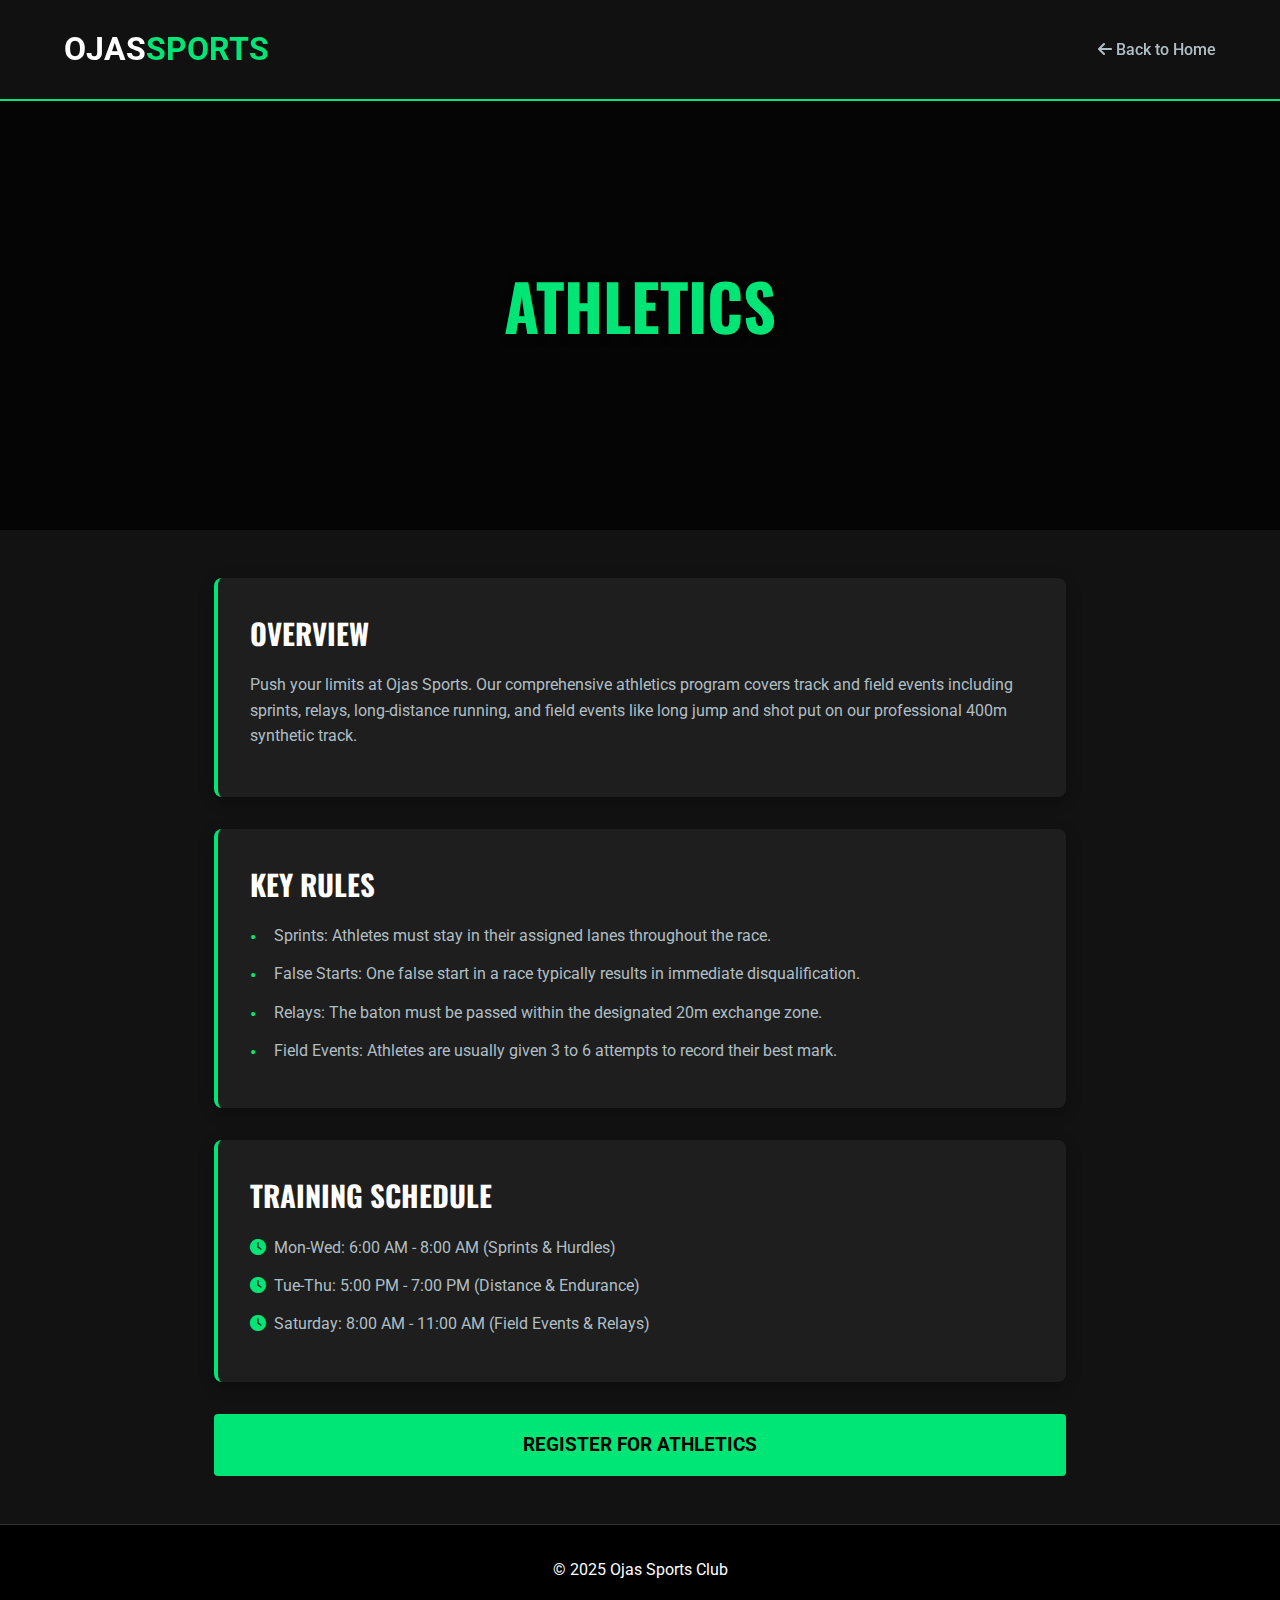
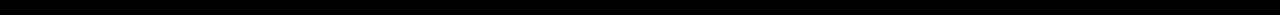
<file: Athletics.html>
<!DOCTYPE html>
<html lang="en">
<head>
    <meta charset="UTF-8">
    <meta name="viewport" content="width=device-width, initial-scale=1.0">
    <title>Athletics Details | Ojas Sports Club</title>
    <link rel="stylesheet" href="https://cdnjs.cloudflare.com/ajax/libs/font-awesome/6.4.0/css/all.min.css">
    <link href="https://fonts.googleapis.com/css2?family=Oswald:wght@400;700&family=Roboto:wght@300;400;700&display=swap" rel="stylesheet">
    
    <style>
        /* --- INTERNAL CSS --- */
        :root {
            --primary-color: #00e676; /* Neon Green */
            --secondary-color: #212121; /* Dark Grey */
            --text-light: #ffffff;
            --text-gray: #b0bec5;
            --bg-dark: #121212;
            --bg-card: #1e1e1e;
        }

        * { margin: 0; padding: 0; box-sizing: border-box; }

        body {
            font-family: 'Roboto', sans-serif;
            background-color: var(--bg-dark);
            color: var(--text-light);
            line-height: 1.6;
        }

        h1, h2, h3 { font-family: 'Oswald', sans-serif; text-transform: uppercase; }
        a { text-decoration: none; color: inherit; }

        /* Navigation */
        .navbar {
            display: flex;
            justify-content: space-between;
            align-items: center;
            padding: 1.5rem 5%;
            background-color: rgba(18, 18, 18, 0.95);
            position: fixed;
            width: 100%;
            top: 0;
            z-index: 1000;
            border-bottom: 2px solid var(--primary-color);
        }

        .logo { font-size: 2rem; font-weight: 700; color: var(--text-light); }
        .logo span { color: var(--primary-color); }

        .back-link {
            color: var(--text-gray);
            font-weight: 500;
            transition: 0.3s;
            cursor: pointer;
        }
        .back-link:hover { color: var(--primary-color); }

        /* Athletics Specific Header */
        .athletics-header {
            height: 50vh;
            /* Direct Image URL for Athletics/Track */
            background-image: url('https://images.unsplash.com/photo-1461896836934-ffe607ba8211?ixlib=rb-1.2.1&auto=format&fit=crop&w=1350&q=80');
            background-size: cover;
            background-position: center;
            position: relative;
            display: flex;
            align-items: center;
            justify-content: center;
            margin-top: 80px;
        }

        .athletics-header::before {
            content: '';
            position: absolute;
            top: 0; left: 0; right: 0; bottom: 0;
            background: rgba(0,0,0,0.7);
        }

        .game-title {
            position: relative;
            font-size: 4rem;
            color: var(--primary-color);
            z-index: 1;
            text-shadow: 2px 2px 10px rgba(0,0,0,0.5);
        }

        .container {
            max-width: 900px;
            margin: 0 auto;
            padding: 3rem 1.5rem;
        }

        .detail-card {
            background-color: var(--bg-card);
            border-radius: 8px;
            padding: 2rem;
            margin-bottom: 2rem;
            box-shadow: 0 4px 15px rgba(0,0,0,0.3);
            border-left: 4px solid var(--primary-color);
        }

        .detail-card h2 {
            margin-bottom: 1rem;
            color: var(--text-light);
            font-size: 1.8rem;
        }

        .detail-card p {
            color: var(--text-gray);
            margin-bottom: 1rem;
        }

        .rules-list, .schedule-list {
            list-style: none;
        }

        .rules-list li, .schedule-list li {
            margin-bottom: 0.8rem;
            padding-left: 1.5rem;
            position: relative;
            color: var(--text-gray);
        }

        .rules-list li::before {
            content: '•';
            color: var(--primary-color);
            position: absolute;
            left: 0;
            font-size: 1.2rem;
        }

        .schedule-list li::before {
            content: '\f017'; /* Clock icon */
            font-family: 'Font Awesome 5 Free';
            font-weight: 900;
            color: var(--primary-color);
            position: absolute;
            left: 0;
            font-size: 1rem;
        }

        .btn-register {
            display: block;
            width: 100%;
            padding: 1rem;
            background-color: var(--primary-color);
            color: #000;
            text-align: center;
            font-weight: bold;
            font-size: 1.2rem;
            border-radius: 4px;
            text-transform: uppercase;
            transition: 0.3s;
            margin-top: 2rem;
        }

        .btn-register:hover {
            background-color: #00b359;
            transform: translateY(-2px);
        }

        footer {
            background-color: #000;
            padding: 2rem;
            text-align: center;
            border-top: 1px solid #333;
            margin-top: auto;
        }

        @media (max-width: 768px) {
            .game-title { font-size: 2.5rem; }
            .athletics-header { height: 40vh; }
        }
    </style>
</head>
<body>

    <!-- NAVBAR -->
    <nav class="navbar">
        <a href="index.html" class="logo">OJAS<span>SPORTS</span></a>
        <a href="index.html#games" class="back-link"><i class="fas fa-arrow-left"></i> Back to Home</a>
    </nav>

    <!-- ATHLETICS CONTENT -->
    <header class="athletics-header">
        <h1 class="game-title">Athletics</h1>
    </header>

    <div class="container">
        <!-- Description -->
        <div class="detail-card">
            <h2>Overview</h2>
            <p>Push your limits at Ojas Sports. Our comprehensive athletics program covers track and field events including sprints, relays, long-distance running, and field events like long jump and shot put on our professional 400m synthetic track.</p>
        </div>

        <!-- Rules -->
        <div class="detail-card">
            <h2>Key Rules</h2>
            <ul class="rules-list">
                <li>Sprints: Athletes must stay in their assigned lanes throughout the race.</li>
                <li>False Starts: One false start in a race typically results in immediate disqualification.</li>
                <li>Relays: The baton must be passed within the designated 20m exchange zone.</li>
                <li>Field Events: Athletes are usually given 3 to 6 attempts to record their best mark.</li>
            </ul>
        </div>

        <!-- Schedule -->
        <div class="detail-card">
            <h2>Training Schedule</h2>
            <ul class="schedule-list">
                <li>Mon-Wed: 6:00 AM - 8:00 AM (Sprints & Hurdles)</li>
                <li>Tue-Thu: 5:00 PM - 7:00 PM (Distance & Endurance)</li>
                <li>Saturday: 8:00 AM - 11:00 AM (Field Events & Relays)</li>
            </ul>
        </div>

        <!-- Register Button -->
        <a href="index.html#register" class="btn-register">Register for Athletics</a>
    </div>

    <!-- FOOTER -->
    <footer>
        <p>&copy; 2025 Ojas Sports Club</p>
    </footer>

</body>
</html>
</file>
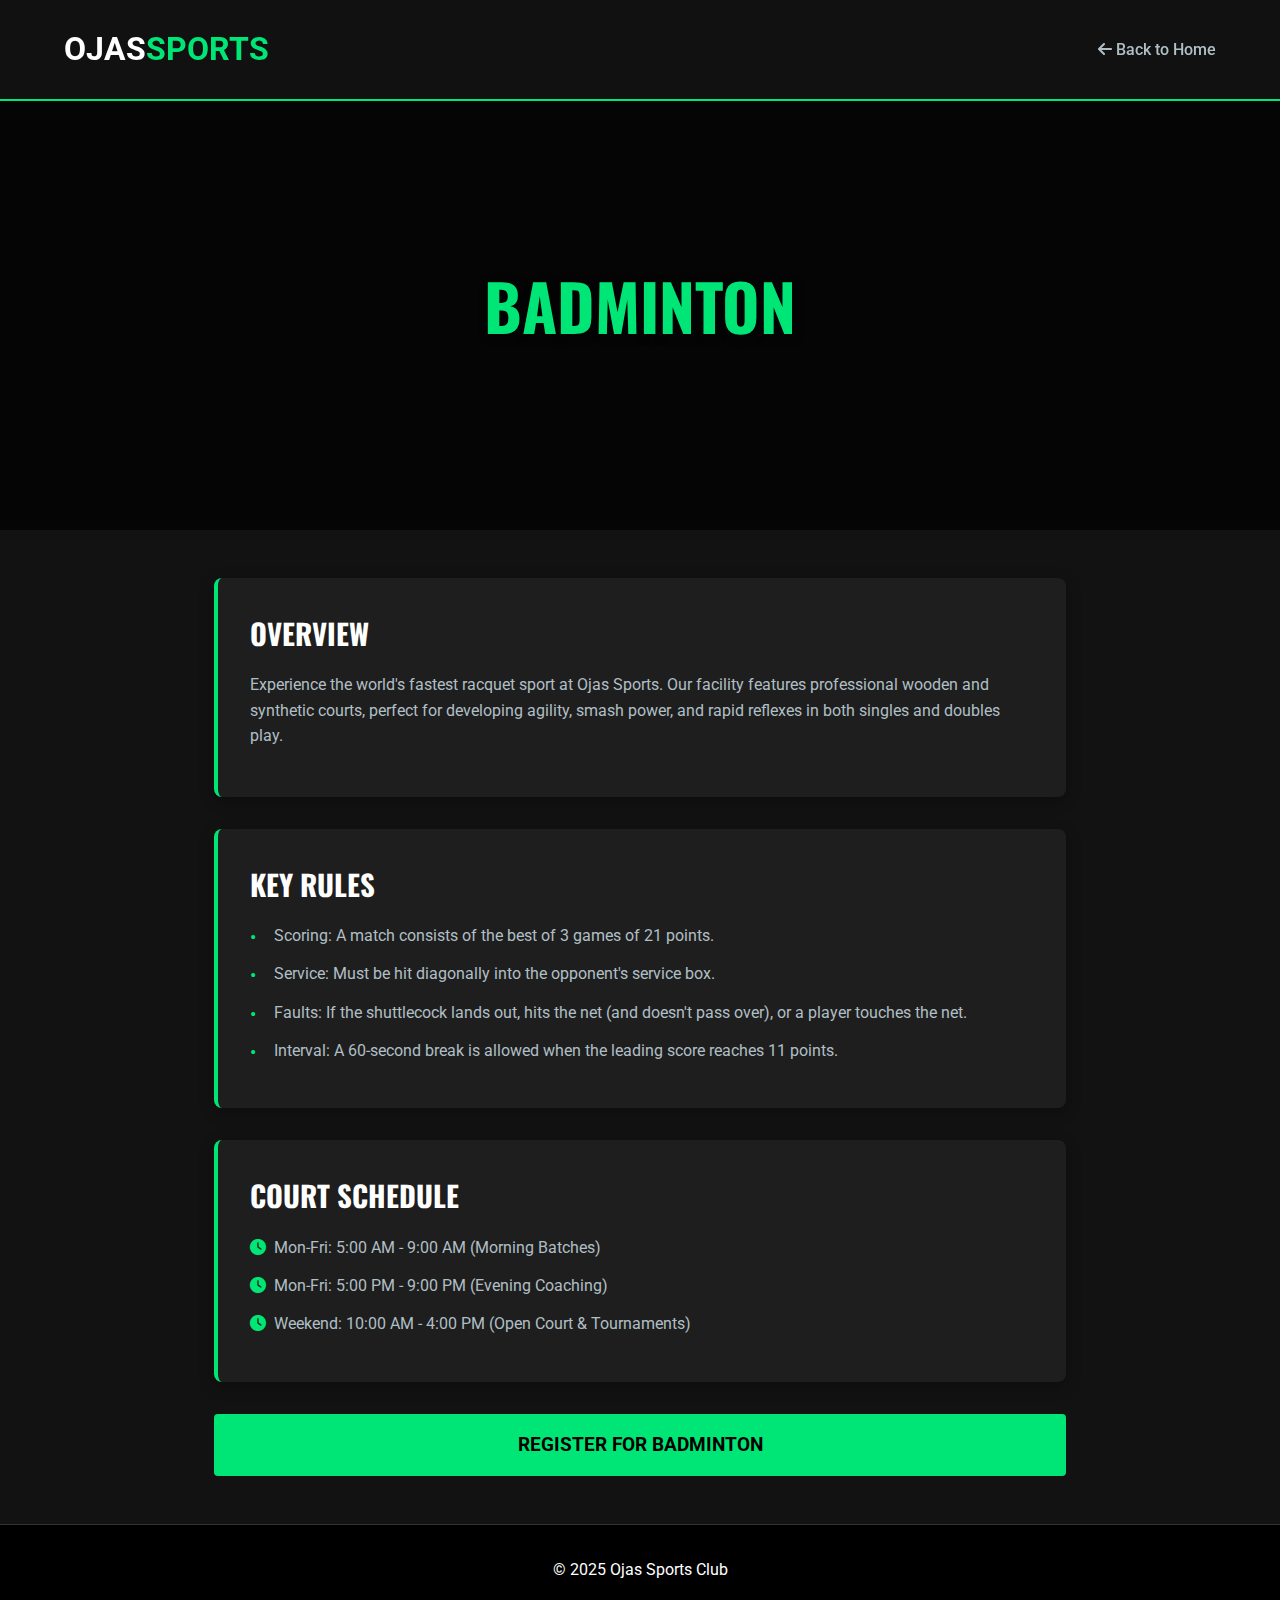
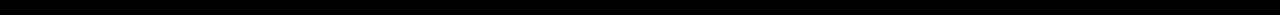
<file: Badminton.html>
<!DOCTYPE html>
<html lang="en">
<head>
    <meta charset="UTF-8">
    <meta name="viewport" content="width=device-width, initial-scale=1.0">
    <title>Badminton Details | Ojas Sports Club</title>
    <link rel="stylesheet" href="https://cdnjs.cloudflare.com/ajax/libs/font-awesome/6.4.0/css/all.min.css">
    <link href="https://fonts.googleapis.com/css2?family=Oswald:wght@400;700&family=Roboto:wght@300;400;700&display=swap" rel="stylesheet">
    
    <style>
        /* --- INTERNAL CSS --- */
        :root {
            --primary-color: #00e676; /* Neon Green */
            --secondary-color: #212121; /* Dark Grey */
            --text-light: #ffffff;
            --text-gray: #b0bec5;
            --bg-dark: #121212;
            --bg-card: #1e1e1e;
        }

        * { margin: 0; padding: 0; box-sizing: border-box; }

        body {
            font-family: 'Roboto', sans-serif;
            background-color: var(--bg-dark);
            color: var(--text-light);
            line-height: 1.6;
        }

        h1, h2, h3 { font-family: 'Oswald', sans-serif; text-transform: uppercase; }
        a { text-decoration: none; color: inherit; }

        /* Navigation */
        .navbar {
            display: flex;
            justify-content: space-between;
            align-items: center;
            padding: 1.5rem 5%;
            background-color: rgba(18, 18, 18, 0.95);
            position: fixed;
            width: 100%;
            top: 0;
            z-index: 1000;
            border-bottom: 2px solid var(--primary-color);
        }

        .logo { font-size: 2rem; font-weight: 700; color: var(--text-light); }
        .logo span { color: var(--primary-color); }

        .back-link {
            color: var(--text-gray);
            font-weight: 500;
            transition: 0.3s;
            cursor: pointer;
        }
        .back-link:hover { color: var(--primary-color); }

        /* Badminton Specific Header */
        .badminton-header {
            height: 50vh;
            /* Direct Image URL for Badminton */
            background-image: url('https://images.unsplash.com/photo-1626224583764-847890e0e99b?ixlib=rb-1.2.1&auto=format&fit=crop&w=1350&q=80');
            background-size: cover;
            background-position: center;
            position: relative;
            display: flex;
            align-items: center;
            justify-content: center;
            margin-top: 80px;
        }

        .badminton-header::before {
            content: '';
            position: absolute;
            top: 0; left: 0; right: 0; bottom: 0;
            background: rgba(0,0,0,0.7);
        }

        .game-title {
            position: relative;
            font-size: 4rem;
            color: var(--primary-color);
            z-index: 1;
            text-shadow: 2px 2px 10px rgba(0,0,0,0.5);
        }

        .container {
            max-width: 900px;
            margin: 0 auto;
            padding: 3rem 1.5rem;
        }

        .detail-card {
            background-color: var(--bg-card);
            border-radius: 8px;
            padding: 2rem;
            margin-bottom: 2rem;
            box-shadow: 0 4px 15px rgba(0,0,0,0.3);
            border-left: 4px solid var(--primary-color);
        }

        .detail-card h2 {
            margin-bottom: 1rem;
            color: var(--text-light);
            font-size: 1.8rem;
        }

        .detail-card p {
            color: var(--text-gray);
            margin-bottom: 1rem;
        }

        .rules-list, .schedule-list {
            list-style: none;
        }

        .rules-list li, .schedule-list li {
            margin-bottom: 0.8rem;
            padding-left: 1.5rem;
            position: relative;
            color: var(--text-gray);
        }

        .rules-list li::before {
            content: '•';
            color: var(--primary-color);
            position: absolute;
            left: 0;
            font-size: 1.2rem;
        }

        .schedule-list li::before {
            content: '\f017'; /* Clock icon */
            font-family: 'Font Awesome 5 Free';
            font-weight: 900;
            color: var(--primary-color);
            position: absolute;
            left: 0;
            font-size: 1rem;
        }

        .btn-register {
            display: block;
            width: 100%;
            padding: 1rem;
            background-color: var(--primary-color);
            color: #000;
            text-align: center;
            font-weight: bold;
            font-size: 1.2rem;
            border-radius: 4px;
            text-transform: uppercase;
            transition: 0.3s;
            margin-top: 2rem;
        }

        .btn-register:hover {
            background-color: #00b359;
            transform: translateY(-2px);
        }

        footer {
            background-color: #000;
            padding: 2rem;
            text-align: center;
            border-top: 1px solid #333;
            margin-top: auto;
        }

        @media (max-width: 768px) {
            .game-title { font-size: 2.5rem; }
            .badminton-header { height: 40vh; }
        }
    </style>
</head>
<body>

    <!-- NAVBAR -->
    <nav class="navbar">
        <a href="index.html" class="logo">OJAS<span>SPORTS</span></a>
        <a href="index.html" class="back-link"><i class="fas fa-arrow-left"></i> Back to Home</a>
    </nav>

    <!-- BADMINTON CONTENT -->
    <header class="badminton-header">
        <h1 class="game-title">Badminton</h1>
    </header>

    <div class="container">
        <!-- Description -->
        <div class="detail-card">
            <h2>Overview</h2>
            <p>Experience the world's fastest racquet sport at Ojas Sports. Our facility features professional wooden and synthetic courts, perfect for developing agility, smash power, and rapid reflexes in both singles and doubles play.</p>
        </div>

        <!-- Rules -->
        <div class="detail-card">
            <h2>Key Rules</h2>
            <ul class="rules-list">
                <li>Scoring: A match consists of the best of 3 games of 21 points.</li>
                <li>Service: Must be hit diagonally into the opponent's service box.</li>
                <li>Faults: If the shuttlecock lands out, hits the net (and doesn't pass over), or a player touches the net.</li>
                <li>Interval: A 60-second break is allowed when the leading score reaches 11 points.</li>
            </ul>
        </div>

        <!-- Schedule -->
        <div class="detail-card">
            <h2>Court Schedule</h2>
            <ul class="schedule-list">
                <li>Mon-Fri: 5:00 AM - 9:00 AM (Morning Batches)</li>
                <li>Mon-Fri: 5:00 PM - 9:00 PM (Evening Coaching)</li>
                <li>Weekend: 10:00 AM - 4:00 PM (Open Court & Tournaments)</li>
            </ul>
        </div>

        <!-- Register Button -->
        <a href="index.html#register" class="btn-register">Register for Badminton</a>
    </div>

    <!-- FOOTER -->
    <footer>
        <p>&copy; 2025 Ojas Sports Club</p>
    </footer>

</body>
</html>
</file>
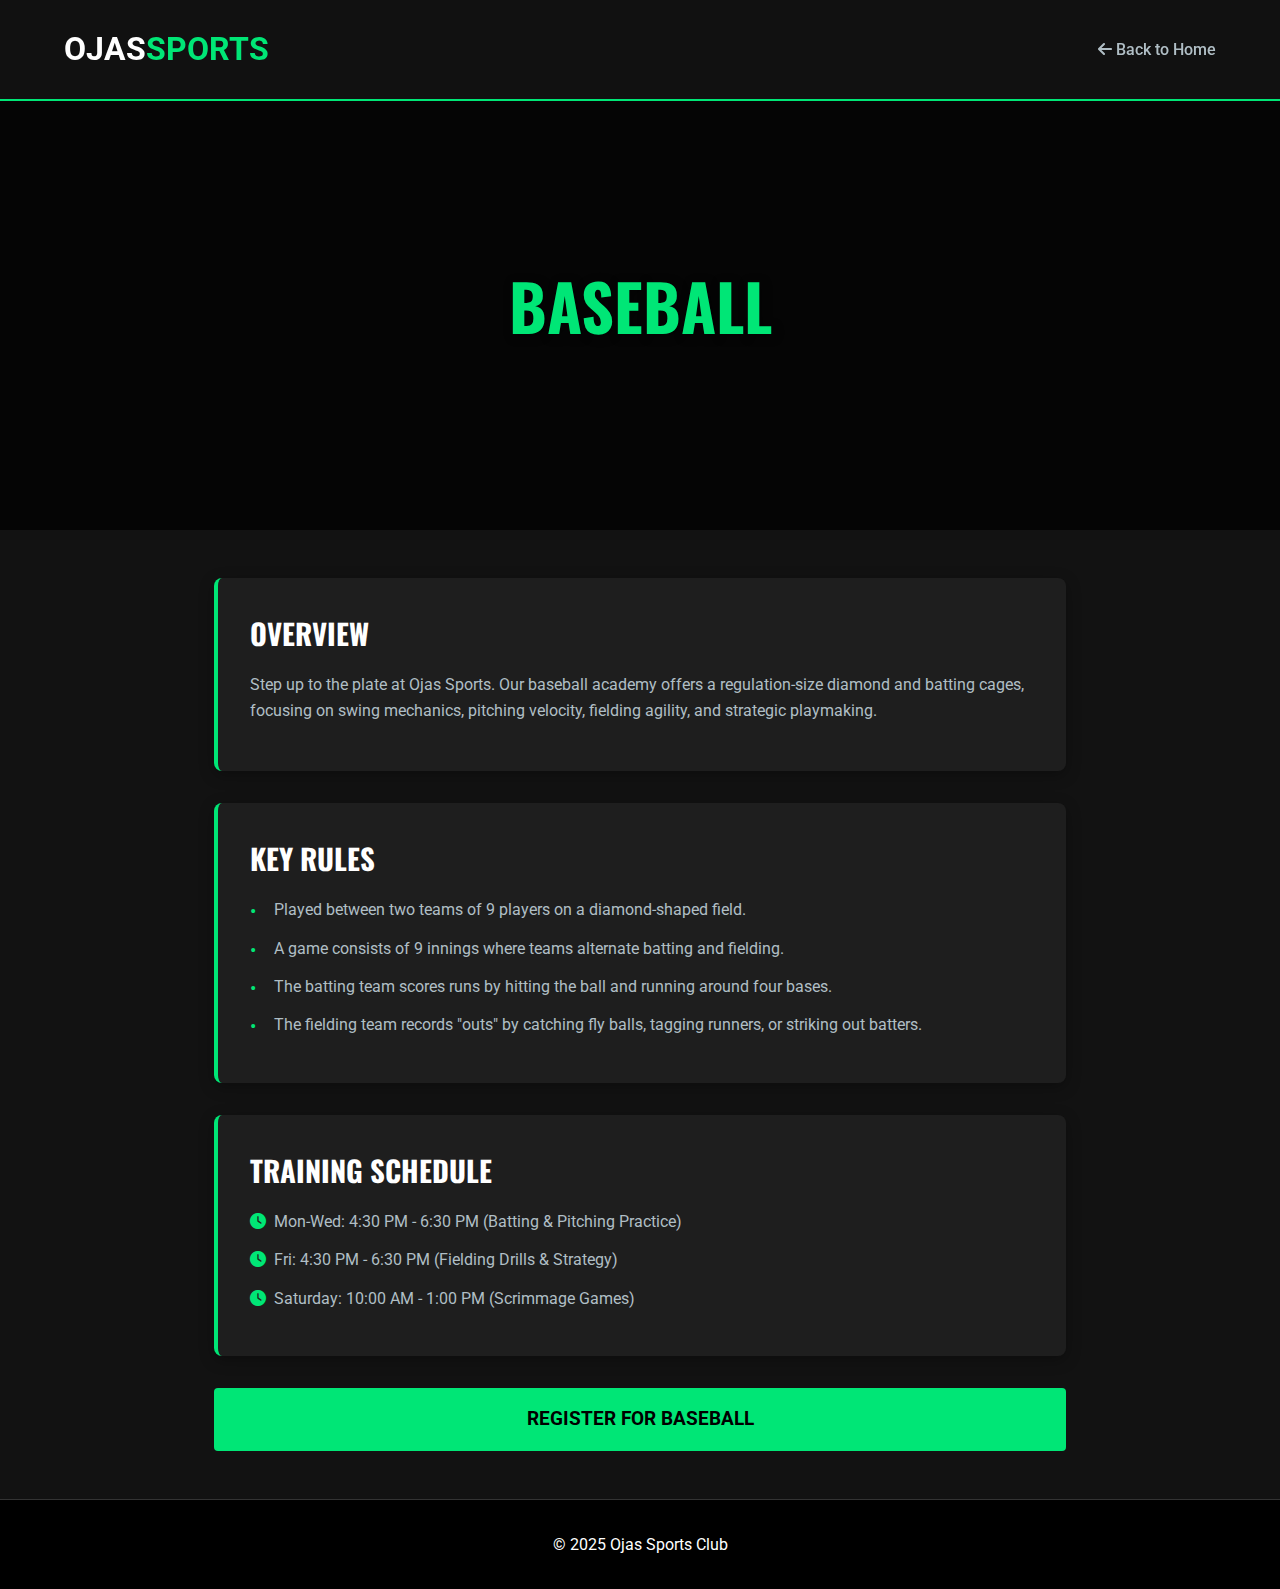
<file: Baseball.html>
<!DOCTYPE html>
<html lang="en">
<head>
    <meta charset="UTF-8">
    <meta name="viewport" content="width=device-width, initial-scale=1.0">
    <title>Baseball Details | Ojas Sports Club</title>
    <link rel="stylesheet" href="https://cdnjs.cloudflare.com/ajax/libs/font-awesome/6.4.0/css/all.min.css">
    <link href="https://fonts.googleapis.com/css2?family=Oswald:wght@400;700&family=Roboto:wght@300;400;700&display=swap" rel="stylesheet">
    
    <style>
        /* --- INTERNAL CSS --- */
        :root {
            --primary-color: #00e676; /* Neon Green */
            --secondary-color: #212121; /* Dark Grey */
            --text-light: #ffffff;
            --text-gray: #b0bec5;
            --bg-dark: #121212;
            --bg-card: #1e1e1e;
        }

        * { margin: 0; padding: 0; box-sizing: border-box; }

        body {
            font-family: 'Roboto', sans-serif;
            background-color: var(--bg-dark);
            color: var(--text-light);
            line-height: 1.6;
        }

        h1, h2, h3 { font-family: 'Oswald', sans-serif; text-transform: uppercase; }
        a { text-decoration: none; color: inherit; }

        /* Navigation */
        .navbar {
            display: flex;
            justify-content: space-between;
            align-items: center;
            padding: 1.5rem 5%;
            background-color: rgba(18, 18, 18, 0.95);
            position: fixed;
            width: 100%;
            top: 0;
            z-index: 1000;
            border-bottom: 2px solid var(--primary-color);
        }

        .logo { font-size: 2rem; font-weight: 700; color: var(--text-light); }
        .logo span { color: var(--primary-color); }

        .back-link {
            color: var(--text-gray);
            font-weight: 500;
            transition: 0.3s;
            cursor: pointer;
        }
        .back-link:hover { color: var(--primary-color); }

        /* Baseball Specific Header */
        .baseball-header {
            height: 50vh;
            /* Direct Image URL for Baseball */
            background-image: url('https://images.unsplash.com/photo-1529763857783-6743b74dc8a5?ixlib=rb-1.2.1&auto=format&fit=crop&w=1350&q=80');
            background-size: cover;
            background-position: center;
            position: relative;
            display: flex;
            align-items: center;
            justify-content: center;
            margin-top: 80px;
        }

        .baseball-header::before {
            content: '';
            position: absolute;
            top: 0; left: 0; right: 0; bottom: 0;
            background: rgba(0,0,0,0.7);
        }

        .game-title {
            position: relative;
            font-size: 4rem;
            color: var(--primary-color);
            z-index: 1;
            text-shadow: 2px 2px 10px rgba(0,0,0,0.5);
        }

        .container {
            max-width: 900px;
            margin: 0 auto;
            padding: 3rem 1.5rem;
        }

        .detail-card {
            background-color: var(--bg-card);
            border-radius: 8px;
            padding: 2rem;
            margin-bottom: 2rem;
            box-shadow: 0 4px 15px rgba(0,0,0,0.3);
            border-left: 4px solid var(--primary-color);
        }

        .detail-card h2 {
            margin-bottom: 1rem;
            color: var(--text-light);
            font-size: 1.8rem;
        }

        .detail-card p {
            color: var(--text-gray);
            margin-bottom: 1rem;
        }

        .rules-list, .schedule-list {
            list-style: none;
        }

        .rules-list li, .schedule-list li {
            margin-bottom: 0.8rem;
            padding-left: 1.5rem;
            position: relative;
            color: var(--text-gray);
        }

        .rules-list li::before {
            content: '•';
            color: var(--primary-color);
            position: absolute;
            left: 0;
            font-size: 1.2rem;
        }

        .schedule-list li::before {
            content: '\f017'; /* Clock icon */
            font-family: 'Font Awesome 5 Free';
            font-weight: 900;
            color: var(--primary-color);
            position: absolute;
            left: 0;
            font-size: 1rem;
        }

        .btn-register {
            display: block;
            width: 100%;
            padding: 1rem;
            background-color: var(--primary-color);
            color: #000;
            text-align: center;
            font-weight: bold;
            font-size: 1.2rem;
            border-radius: 4px;
            text-transform: uppercase;
            transition: 0.3s;
            margin-top: 2rem;
        }

        .btn-register:hover {
            background-color: #00b359;
            transform: translateY(-2px);
        }

        footer {
            background-color: #000;
            padding: 2rem;
            text-align: center;
            border-top: 1px solid #333;
            margin-top: auto;
        }

        @media (max-width: 768px) {
            .game-title { font-size: 2.5rem; }
            .baseball-header { height: 40vh; }
        }
    </style>
</head>
<body>

    <!-- NAVBAR -->
    <nav class="navbar">
        <a href="index.html" class="logo">OJAS<span>SPORTS</span></a>
        <a href="index.html#games" class="back-link"><i class="fas fa-arrow-left"></i> Back to Home</a>
    </nav>

    <!-- BASEBALL CONTENT -->
    <header class="baseball-header">
        <h1 class="game-title">Baseball</h1>
    </header>

    <div class="container">
        <!-- Description -->
        <div class="detail-card">
            <h2>Overview</h2>
            <p>Step up to the plate at Ojas Sports. Our baseball academy offers a regulation-size diamond and batting cages, focusing on swing mechanics, pitching velocity, fielding agility, and strategic playmaking.</p>
        </div>

        <!-- Rules -->
        <div class="detail-card">
            <h2>Key Rules</h2>
            <ul class="rules-list">
                <li>Played between two teams of 9 players on a diamond-shaped field.</li>
                <li>A game consists of 9 innings where teams alternate batting and fielding.</li>
                <li>The batting team scores runs by hitting the ball and running around four bases.</li>
                <li>The fielding team records "outs" by catching fly balls, tagging runners, or striking out batters.</li>
            </ul>
        </div>

        <!-- Schedule -->
        <div class="detail-card">
            <h2>Training Schedule</h2>
            <ul class="schedule-list">
                <li>Mon-Wed: 4:30 PM - 6:30 PM (Batting & Pitching Practice)</li>
                <li>Fri: 4:30 PM - 6:30 PM (Fielding Drills & Strategy)</li>
                <li>Saturday: 10:00 AM - 1:00 PM (Scrimmage Games)</li>
            </ul>
        </div>

        <!-- Register Button -->
        <a href="index.html#register" class="btn-register">Register for Baseball</a>
    </div>

    <!-- FOOTER -->
    <footer>
        <p>&copy; 2025 Ojas Sports Club</p>
    </footer>

</body>
</html>
</file>
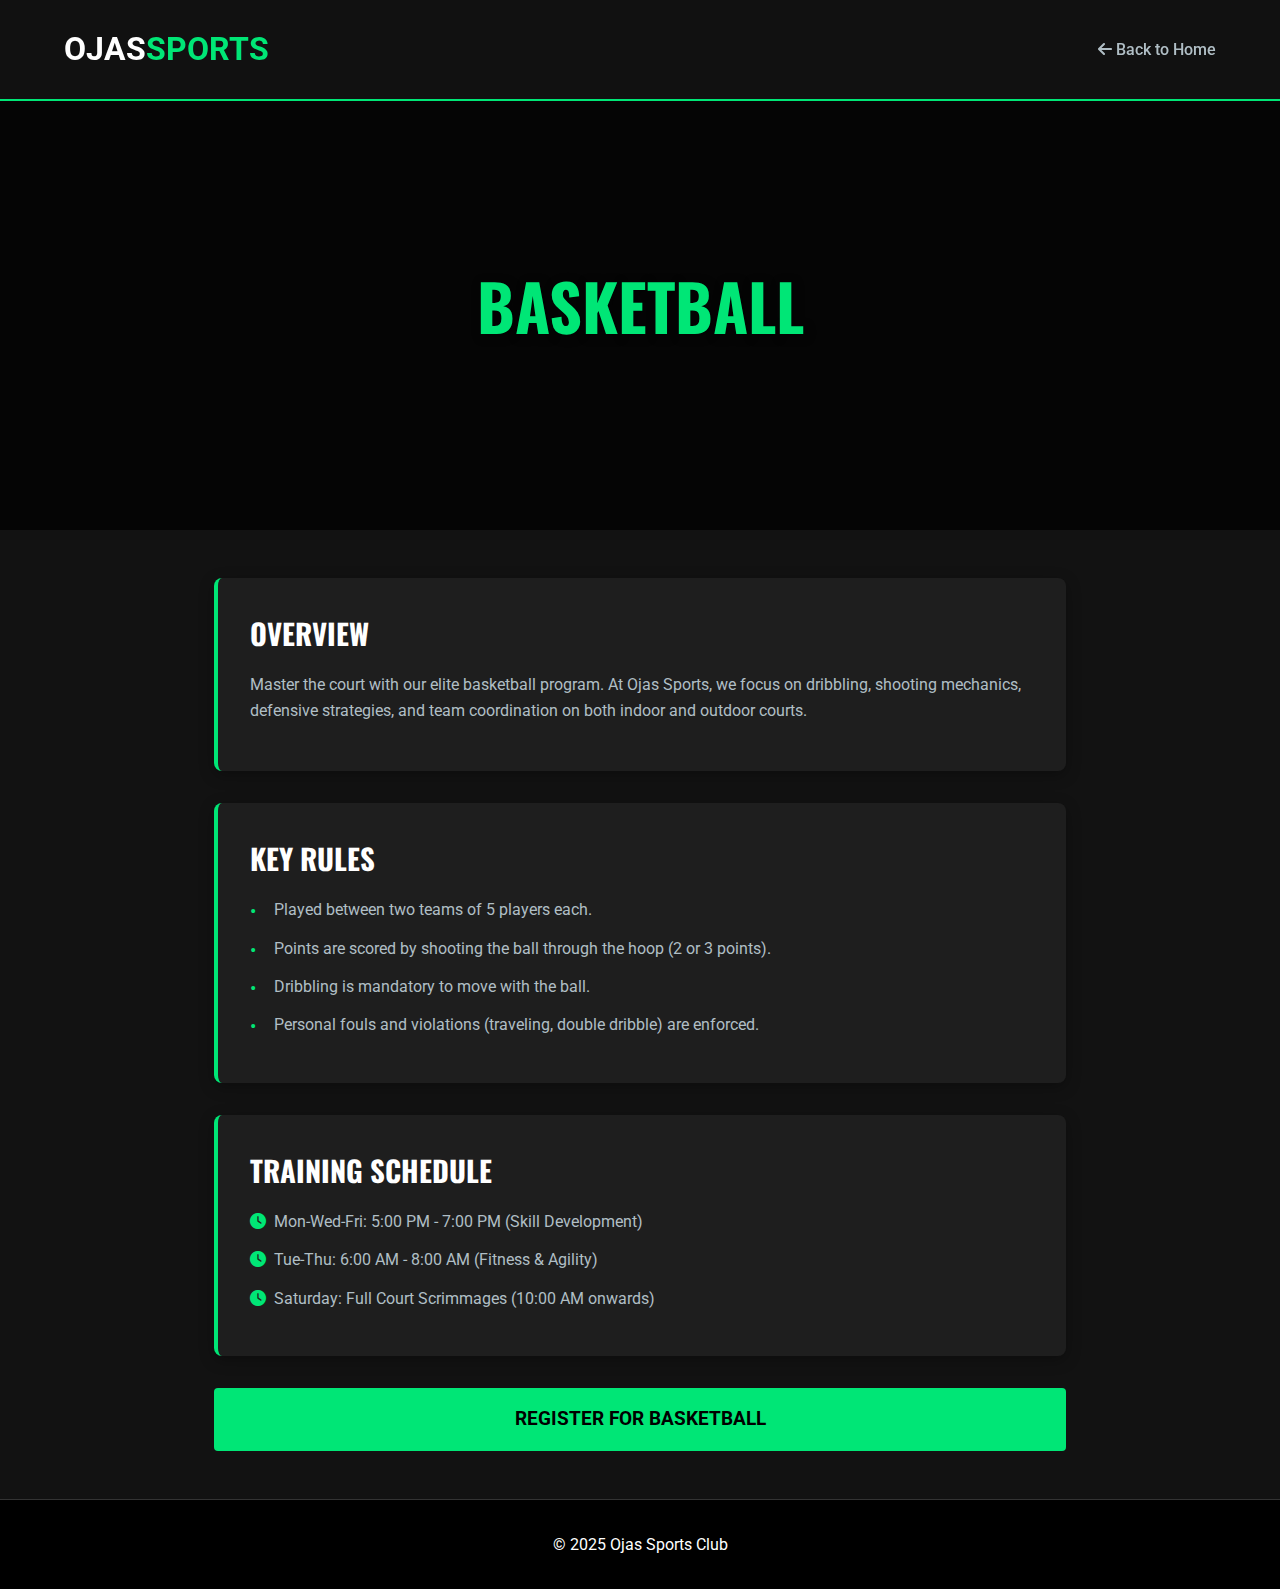
<file: basketball.html>
<!DOCTYPE html>
<html lang="en">
<head>
    <meta charset="UTF-8">
    <meta name="viewport" content="width=device-width, initial-scale=1.0">
    <title>Basketball Details | Ojas Sports Club</title>
    <link rel="stylesheet" href="https://cdnjs.cloudflare.com/ajax/libs/font-awesome/6.4.0/css/all.min.css">
    <link href="https://fonts.googleapis.com/css2?family=Oswald:wght@400;700&family=Roboto:wght@300;400;700&display=swap" rel="stylesheet">
    
    <style>
        /* --- INTERNAL CSS --- */
        :root {
            --primary-color: #00e676; /* Neon Green */
            --secondary-color: #212121; /* Dark Grey */
            --text-light: #ffffff;
            --text-gray: #b0bec5;
            --bg-dark: #121212;
            --bg-card: #1e1e1e;
        }

        * { margin: 0; padding: 0; box-sizing: border-box; }

        body {
            font-family: 'Roboto', sans-serif;
            background-color: var(--bg-dark);
            color: var(--text-light);
            line-height: 1.6;
        }

        h1, h2, h3 { font-family: 'Oswald', sans-serif; text-transform: uppercase; }
        a { text-decoration: none; color: inherit; }

        /* Navigation */
        .navbar {
            display: flex;
            justify-content: space-between;
            align-items: center;
            padding: 1.5rem 5%;
            background-color: rgba(18, 18, 18, 0.95);
            position: fixed;
            width: 100%;
            top: 0;
            z-index: 1000;
            border-bottom: 2px solid var(--primary-color);
        }

        .logo { font-size: 2rem; font-weight: 700; color: var(--text-light); }
        .logo span { color: var(--primary-color); }

        .back-link {
            color: var(--text-gray);
            font-weight: 500;
            transition: 0.3s;
            cursor: pointer;
        }
        .back-link:hover { color: var(--primary-color); }

        /* Basketball Specific Header */
        .basketball-header {
            height: 50vh;
            /* Direct Image URL for Basketball */
            background-image: url('https://images.unsplash.com/photo-1546519638-68e109498ffc?ixlib=rb-1.2.1&auto=format&fit=crop&w=1350&q=80');
            background-size: cover;
            background-position: center;
            position: relative;
            display: flex;
            align-items: center;
            justify-content: center;
            margin-top: 80px;
        }

        .basketball-header::before {
            content: '';
            position: absolute;
            top: 0; left: 0; right: 0; bottom: 0;
            background: rgba(0,0,0,0.7);
        }

        .game-title {
            position: relative;
            font-size: 4rem;
            color: var(--primary-color);
            z-index: 1;
            text-shadow: 2px 2px 10px rgba(0,0,0,0.5);
        }

        .container {
            max-width: 900px;
            margin: 0 auto;
            padding: 3rem 1.5rem;
        }

        .detail-card {
            background-color: var(--bg-card);
            border-radius: 8px;
            padding: 2rem;
            margin-bottom: 2rem;
            box-shadow: 0 4px 15px rgba(0,0,0,0.3);
            border-left: 4px solid var(--primary-color);
        }

        .detail-card h2 {
            margin-bottom: 1rem;
            color: var(--text-light);
            font-size: 1.8rem;
        }

        .detail-card p {
            color: var(--text-gray);
            margin-bottom: 1rem;
        }

        .rules-list, .schedule-list {
            list-style: none;
        }

        .rules-list li, .schedule-list li {
            margin-bottom: 0.8rem;
            padding-left: 1.5rem;
            position: relative;
            color: var(--text-gray);
        }

        .rules-list li::before {
            content: '•';
            color: var(--primary-color);
            position: absolute;
            left: 0;
            font-size: 1.2rem;
        }

        .schedule-list li::before {
            content: '\f017'; /* Clock icon */
            font-family: 'Font Awesome 5 Free';
            font-weight: 900;
            color: var(--primary-color);
            position: absolute;
            left: 0;
            font-size: 1rem;
        }

        .btn-register {
            display: block;
            width: 100%;
            padding: 1rem;
            background-color: var(--primary-color);
            color: #000;
            text-align: center;
            font-weight: bold;
            font-size: 1.2rem;
            border-radius: 4px;
            text-transform: uppercase;
            transition: 0.3s;
            margin-top: 2rem;
        }

        .btn-register:hover {
            background-color: #00b359;
            transform: translateY(-2px);
        }

        footer {
            background-color: #000;
            padding: 2rem;
            text-align: center;
            border-top: 1px solid #333;
            margin-top: auto;
        }

        @media (max-width: 768px) {
            .game-title { font-size: 2.5rem; }
            .basketball-header { height: 40vh; }
        }
    </style>
</head>
<body>

    <!-- NAVBAR -->
    <nav class="navbar">
        <a href="index.html" class="logo">OJAS<span>SPORTS</span></a>
        <a href="index.html#games" class="back-link"><i class="fas fa-arrow-left"></i> Back to Home</a>
    </nav>

    <!-- BASKETBALL CONTENT -->
    <header class="basketball-header">
        <h1 class="game-title">Basketball</h1>
    </header>

    <div class="container">
        <!-- Description -->
        <div class="detail-card">
            <h2>Overview</h2>
            <p>Master the court with our elite basketball program. At Ojas Sports, we focus on dribbling, shooting mechanics, defensive strategies, and team coordination on both indoor and outdoor courts.</p>
        </div>

        <!-- Rules -->
        <div class="detail-card">
            <h2>Key Rules</h2>
            <ul class="rules-list">
                <li>Played between two teams of 5 players each.</li>
                <li>Points are scored by shooting the ball through the hoop (2 or 3 points).</li>
                <li>Dribbling is mandatory to move with the ball.</li>
                <li>Personal fouls and violations (traveling, double dribble) are enforced.</li>
            </ul>
        </div>

        <!-- Schedule -->
        <div class="detail-card">
            <h2>Training Schedule</h2>
            <ul class="schedule-list">
                <li>Mon-Wed-Fri: 5:00 PM - 7:00 PM (Skill Development)</li>
                <li>Tue-Thu: 6:00 AM - 8:00 AM (Fitness & Agility)</li>
                <li>Saturday: Full Court Scrimmages (10:00 AM onwards)</li>
            </ul>
        </div>

        <!-- Register Button -->
        <a href="index.html#register" class="btn-register">Register for Basketball</a>
    </div>

    <!-- FOOTER -->
    <footer>
        <p>&copy; 2025 Ojas Sports Club</p>
    </footer>

</body>
</html>
</file>
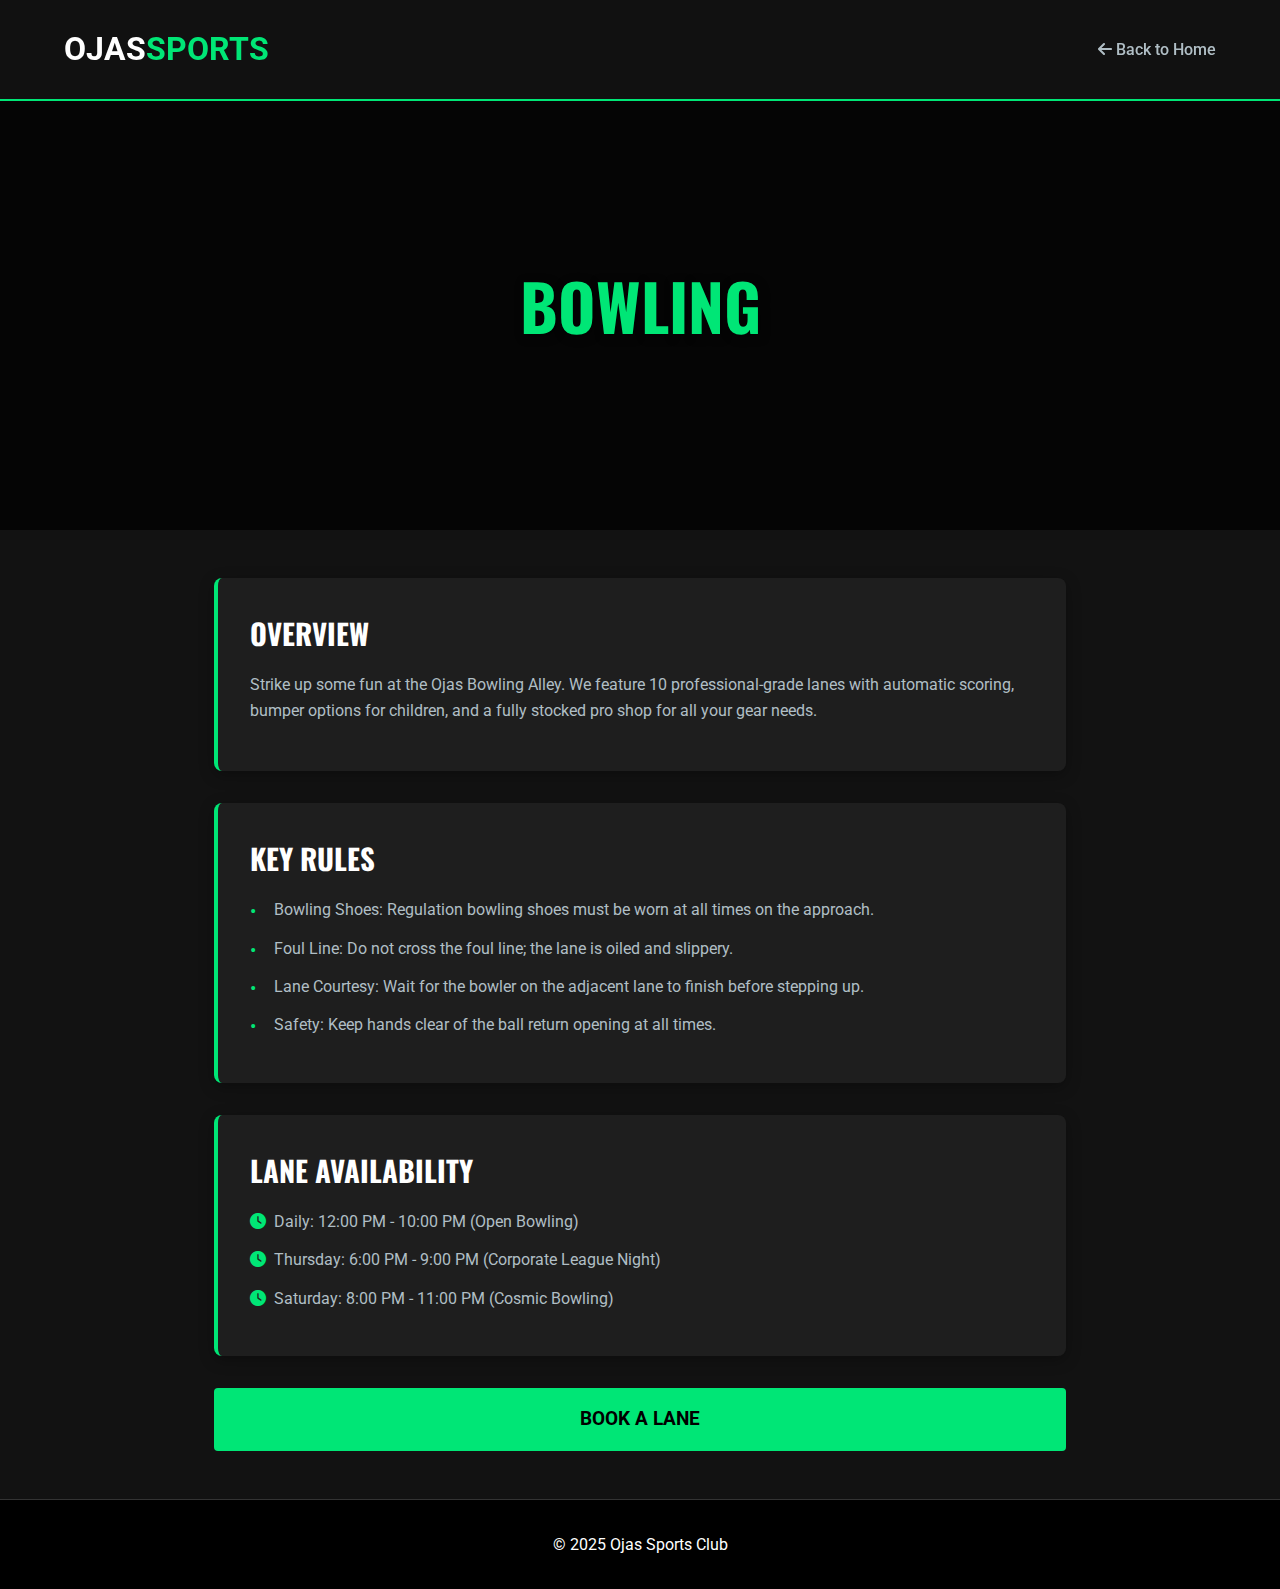
<file: Bowling.html>
<!DOCTYPE html>
<html lang="en">
<head>
    <meta charset="UTF-8">
    <meta name="viewport" content="width=device-width, initial-scale=1.0">
    <title>Bowling Details | Ojas Sports Club</title>
    <link rel="stylesheet" href="https://cdnjs.cloudflare.com/ajax/libs/font-awesome/6.4.0/css/all.min.css">
    <link href="https://fonts.googleapis.com/css2?family=Oswald:wght@400;700&family=Roboto:wght@300;400;700&display=swap" rel="stylesheet">
    
    <style>
        /* --- INTERNAL CSS --- */
        :root {
            --primary-color: #00e676; /* Neon Green */
            --secondary-color: #212121; /* Dark Grey */
            --text-light: #ffffff;
            --text-gray: #b0bec5;
            --bg-dark: #121212;
            --bg-card: #1e1e1e;
        }

        * { margin: 0; padding: 0; box-sizing: border-box; }

        body {
            font-family: 'Roboto', sans-serif;
            background-color: var(--bg-dark);
            color: var(--text-light);
            line-height: 1.6;
        }

        h1, h2, h3 { font-family: 'Oswald', sans-serif; text-transform: uppercase; }
        a { text-decoration: none; color: inherit; }

        /* Navigation */
        .navbar {
            display: flex;
            justify-content: space-between;
            align-items: center;
            padding: 1.5rem 5%;
            background-color: rgba(18, 18, 18, 0.95);
            position: fixed;
            width: 100%;
            top: 0;
            z-index: 1000;
            border-bottom: 2px solid var(--primary-color);
        }

        .logo { font-size: 2rem; font-weight: 700; color: var(--text-light); }
        .logo span { color: var(--primary-color); }

        .back-link {
            color: var(--text-gray);
            font-weight: 500;
            transition: 0.3s;
            cursor: pointer;
        }
        .back-link:hover { color: var(--primary-color); }

        /* Bowling Specific Header */
        .bowling-header {
            height: 50vh;
            /* Direct Image URL for Bowling */
            background-image: url('https://images.unsplash.com/photo-1533560737402-23c3484f2360?ixlib=rb-1.2.1&auto=format&fit=crop&w=1350&q=80');
            background-size: cover;
            background-position: center;
            position: relative;
            display: flex;
            align-items: center;
            justify-content: center;
            margin-top: 80px;
        }

        .bowling-header::before {
            content: '';
            position: absolute;
            top: 0; left: 0; right: 0; bottom: 0;
            background: rgba(0,0,0,0.7);
        }

        .game-title {
            position: relative;
            font-size: 4rem;
            color: var(--primary-color);
            z-index: 1;
            text-shadow: 2px 2px 10px rgba(0,0,0,0.5);
        }

        .container {
            max-width: 900px;
            margin: 0 auto;
            padding: 3rem 1.5rem;
        }

        .detail-card {
            background-color: var(--bg-card);
            border-radius: 8px;
            padding: 2rem;
            margin-bottom: 2rem;
            box-shadow: 0 4px 15px rgba(0,0,0,0.3);
            border-left: 4px solid var(--primary-color);
        }

        .detail-card h2 {
            margin-bottom: 1rem;
            color: var(--text-light);
            font-size: 1.8rem;
        }

        .detail-card p {
            color: var(--text-gray);
            margin-bottom: 1rem;
        }

        .rules-list, .schedule-list {
            list-style: none;
        }

        .rules-list li, .schedule-list li {
            margin-bottom: 0.8rem;
            padding-left: 1.5rem;
            position: relative;
            color: var(--text-gray);
        }

        .rules-list li::before {
            content: '•';
            color: var(--primary-color);
            position: absolute;
            left: 0;
            font-size: 1.2rem;
        }

        .schedule-list li::before {
            content: '\f017'; /* Clock icon */
            font-family: 'Font Awesome 5 Free';
            font-weight: 900;
            color: var(--primary-color);
            position: absolute;
            left: 0;
            font-size: 1rem;
        }

        .btn-register {
            display: block;
            width: 100%;
            padding: 1rem;
            background-color: var(--primary-color);
            color: #000;
            text-align: center;
            font-weight: bold;
            font-size: 1.2rem;
            border-radius: 4px;
            text-transform: uppercase;
            transition: 0.3s;
            margin-top: 2rem;
        }

        .btn-register:hover {
            background-color: #00b359;
            transform: translateY(-2px);
        }

        footer {
            background-color: #000;
            padding: 2rem;
            text-align: center;
            border-top: 1px solid #333;
            margin-top: auto;
        }

        @media (max-width: 768px) {
            .game-title { font-size: 2.5rem; }
            .bowling-header { height: 40vh; }
        }
    </style>
</head>
<body>

    <!-- NAVBAR -->
    <nav class="navbar">
        <a href="index.html" class="logo">OJAS<span>SPORTS</span></a>
        <a href="index.html#games" class="back-link"><i class="fas fa-arrow-left"></i> Back to Home</a>
    </nav>

    <!-- BOWLING CONTENT -->
    <header class="bowling-header">
        <h1 class="game-title">Bowling</h1>
    </header>

    <div class="container">
        <!-- Description -->
        <div class="detail-card">
            <h2>Overview</h2>
            <p>Strike up some fun at the Ojas Bowling Alley. We feature 10 professional-grade lanes with automatic scoring, bumper options for children, and a fully stocked pro shop for all your gear needs.</p>
        </div>

        <!-- Rules -->
        <div class="detail-card">
            <h2>Key Rules</h2>
            <ul class="rules-list">
                <li>Bowling Shoes: Regulation bowling shoes must be worn at all times on the approach.</li>
                <li>Foul Line: Do not cross the foul line; the lane is oiled and slippery.</li>
                <li>Lane Courtesy: Wait for the bowler on the adjacent lane to finish before stepping up.</li>
                <li>Safety: Keep hands clear of the ball return opening at all times.</li>
            </ul>
        </div>

        <!-- Schedule -->
        <div class="detail-card">
            <h2>Lane Availability</h2>
            <ul class="schedule-list">
                <li>Daily: 12:00 PM - 10:00 PM (Open Bowling)</li>
                <li>Thursday: 6:00 PM - 9:00 PM (Corporate League Night)</li>
                <li>Saturday: 8:00 PM - 11:00 PM (Cosmic Bowling)</li>
            </ul>
        </div>

        <!-- Register Button -->
        <a href="index.html#register" class="btn-register">Book a Lane</a>
    </div>

    <!-- FOOTER -->
    <footer>
        <p>&copy; 2025 Ojas Sports Club</p>
    </footer>

</body>
</html>
</file>
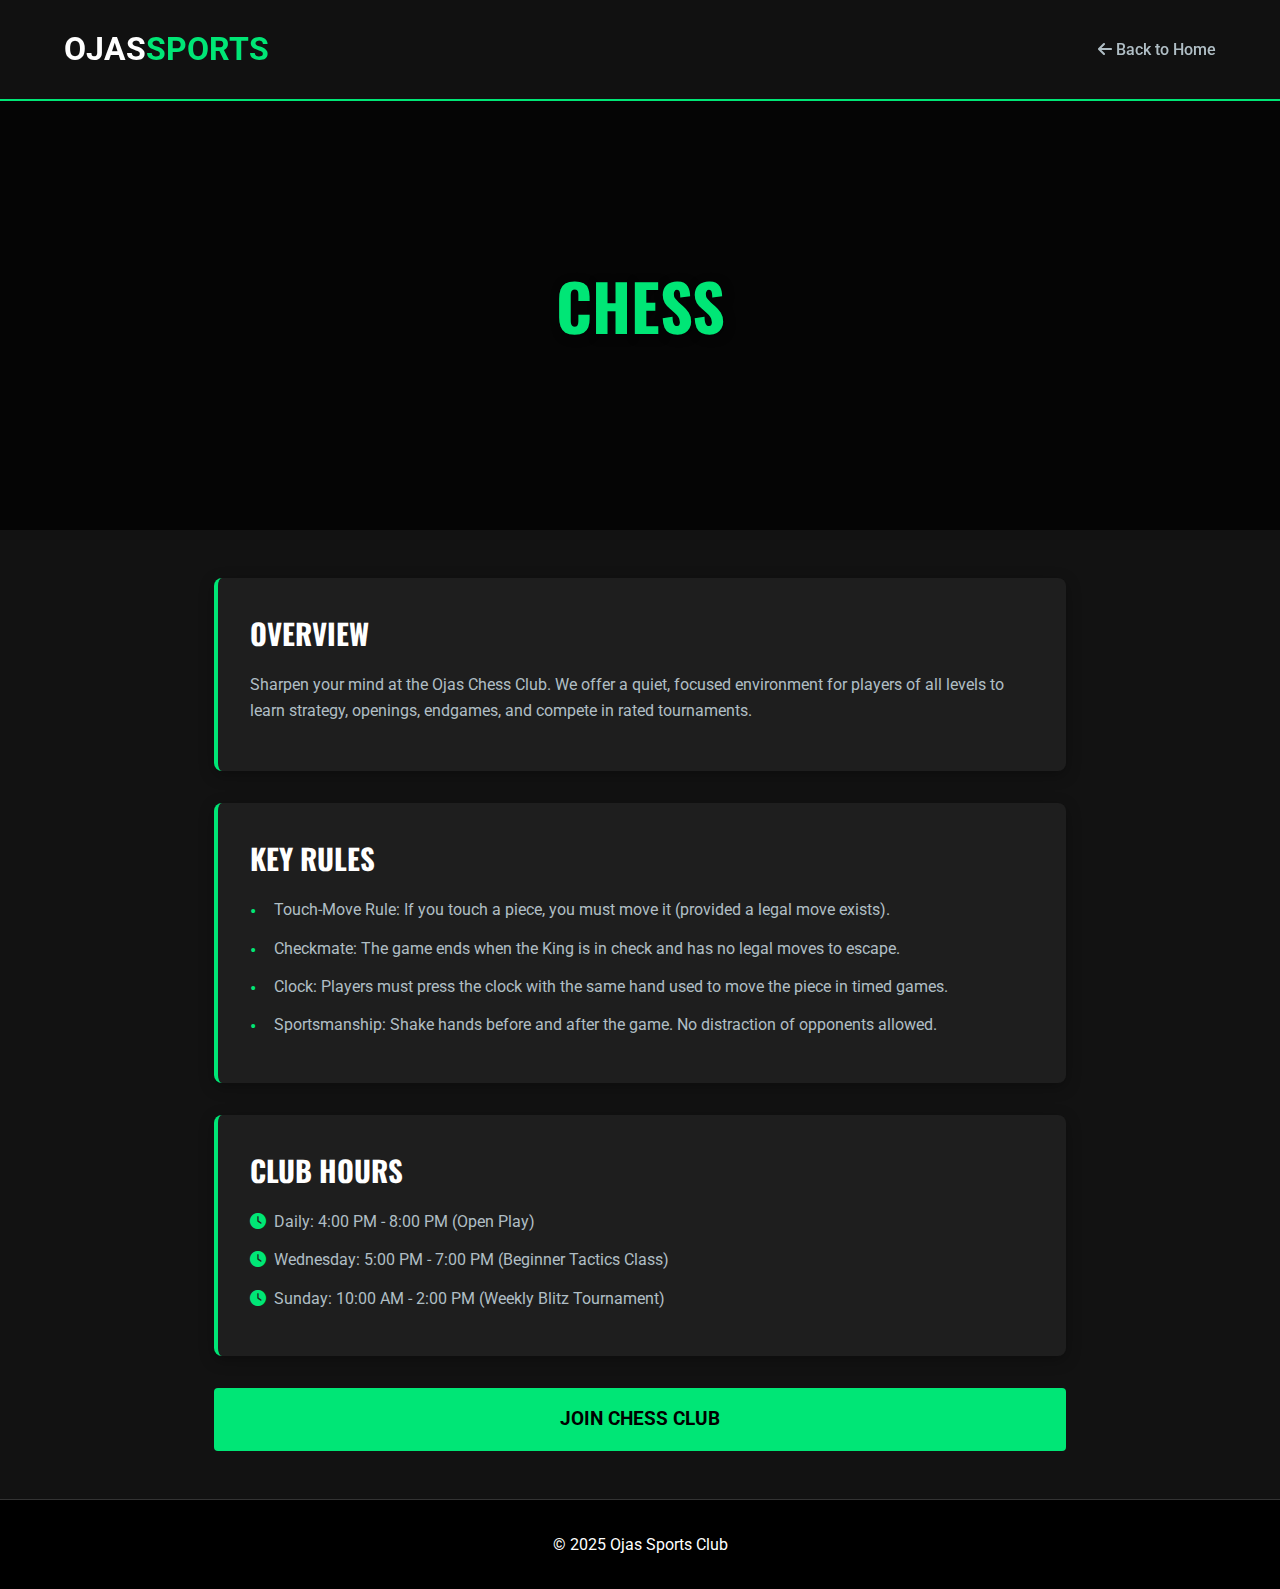
<file: Chess.html>
<!DOCTYPE html>
<html lang="en">
<head>
    <meta charset="UTF-8">
    <meta name="viewport" content="width=device-width, initial-scale=1.0">
    <title>Chess Details | Ojas Sports Club</title>
    <link rel="stylesheet" href="https://cdnjs.cloudflare.com/ajax/libs/font-awesome/6.4.0/css/all.min.css">
    <link href="https://fonts.googleapis.com/css2?family=Oswald:wght@400;700&family=Roboto:wght@300;400;700&display=swap" rel="stylesheet">
    
    <style>
        /* --- INTERNAL CSS --- */
        :root {
            --primary-color: #00e676; /* Neon Green */
            --secondary-color: #212121; /* Dark Grey */
            --text-light: #ffffff;
            --text-gray: #b0bec5;
            --bg-dark: #121212;
            --bg-card: #1e1e1e;
        }

        * { margin: 0; padding: 0; box-sizing: border-box; }

        body {
            font-family: 'Roboto', sans-serif;
            background-color: var(--bg-dark);
            color: var(--text-light);
            line-height: 1.6;
        }

        h1, h2, h3 { font-family: 'Oswald', sans-serif; text-transform: uppercase; }
        a { text-decoration: none; color: inherit; }

        /* Navigation */
        .navbar {
            display: flex;
            justify-content: space-between;
            align-items: center;
            padding: 1.5rem 5%;
            background-color: rgba(18, 18, 18, 0.95);
            position: fixed;
            width: 100%;
            top: 0;
            z-index: 1000;
            border-bottom: 2px solid var(--primary-color);
        }

        .logo { font-size: 2rem; font-weight: 700; color: var(--text-light); }
        .logo span { color: var(--primary-color); }

        .back-link {
            color: var(--text-gray);
            font-weight: 500;
            transition: 0.3s;
            cursor: pointer;
        }
        .back-link:hover { color: var(--primary-color); }

        /* Chess Specific Header */
        .chess-header {
            height: 50vh;
            /* Direct Image URL for Chess */
            background-image: url('https://images.unsplash.com/photo-1529699211952-734e80c4d42b?ixlib=rb-1.2.1&auto=format&fit=crop&w=1350&q=80');
            background-size: cover;
            background-position: center;
            position: relative;
            display: flex;
            align-items: center;
            justify-content: center;
            margin-top: 80px;
        }

        .chess-header::before {
            content: '';
            position: absolute;
            top: 0; left: 0; right: 0; bottom: 0;
            background: rgba(0,0,0,0.7);
        }

        .game-title {
            position: relative;
            font-size: 4rem;
            color: var(--primary-color);
            z-index: 1;
            text-shadow: 2px 2px 10px rgba(0,0,0,0.5);
        }

        .container {
            max-width: 900px;
            margin: 0 auto;
            padding: 3rem 1.5rem;
        }

        .detail-card {
            background-color: var(--bg-card);
            border-radius: 8px;
            padding: 2rem;
            margin-bottom: 2rem;
            box-shadow: 0 4px 15px rgba(0,0,0,0.3);
            border-left: 4px solid var(--primary-color);
        }

        .detail-card h2 {
            margin-bottom: 1rem;
            color: var(--text-light);
            font-size: 1.8rem;
        }

        .detail-card p {
            color: var(--text-gray);
            margin-bottom: 1rem;
        }

        .rules-list, .schedule-list {
            list-style: none;
        }

        .rules-list li, .schedule-list li {
            margin-bottom: 0.8rem;
            padding-left: 1.5rem;
            position: relative;
            color: var(--text-gray);
        }

        .rules-list li::before {
            content: '•';
            color: var(--primary-color);
            position: absolute;
            left: 0;
            font-size: 1.2rem;
        }

        .schedule-list li::before {
            content: '\f017'; /* Clock icon */
            font-family: 'Font Awesome 5 Free';
            font-weight: 900;
            color: var(--primary-color);
            position: absolute;
            left: 0;
            font-size: 1rem;
        }

        .btn-register {
            display: block;
            width: 100%;
            padding: 1rem;
            background-color: var(--primary-color);
            color: #000;
            text-align: center;
            font-weight: bold;
            font-size: 1.2rem;
            border-radius: 4px;
            text-transform: uppercase;
            transition: 0.3s;
            margin-top: 2rem;
        }

        .btn-register:hover {
            background-color: #00b359;
            transform: translateY(-2px);
        }

        footer {
            background-color: #000;
            padding: 2rem;
            text-align: center;
            border-top: 1px solid #333;
            margin-top: auto;
        }

        @media (max-width: 768px) {
            .game-title { font-size: 2.5rem; }
            .chess-header { height: 40vh; }
        }
    </style>
</head>
<body>

    <!-- NAVBAR -->
    <nav class="navbar">
        <a href="index.html" class="logo">OJAS<span>SPORTS</span></a>
        <a href="index.html#games" class="back-link"><i class="fas fa-arrow-left"></i> Back to Home</a>
    </nav>

    <!-- CHESS CONTENT -->
    <header class="chess-header">
        <h1 class="game-title">Chess</h1>
    </header>

    <div class="container">
        <!-- Description -->
        <div class="detail-card">
            <h2>Overview</h2>
            <p>Sharpen your mind at the Ojas Chess Club. We offer a quiet, focused environment for players of all levels to learn strategy, openings, endgames, and compete in rated tournaments.</p>
        </div>

        <!-- Rules -->
        <div class="detail-card">
            <h2>Key Rules</h2>
            <ul class="rules-list">
                <li>Touch-Move Rule: If you touch a piece, you must move it (provided a legal move exists).</li>
                <li>Checkmate: The game ends when the King is in check and has no legal moves to escape.</li>
                <li>Clock: Players must press the clock with the same hand used to move the piece in timed games.</li>
                <li>Sportsmanship: Shake hands before and after the game. No distraction of opponents allowed.</li>
            </ul>
        </div>

        <!-- Schedule -->
        <div class="detail-card">
            <h2>Club Hours</h2>
            <ul class="schedule-list">
                <li>Daily: 4:00 PM - 8:00 PM (Open Play)</li>
                <li>Wednesday: 5:00 PM - 7:00 PM (Beginner Tactics Class)</li>
                <li>Sunday: 10:00 AM - 2:00 PM (Weekly Blitz Tournament)</li>
            </ul>
        </div>

        <!-- Register Button -->
        <a href="index.html#register" class="btn-register">Join Chess Club</a>
    </div>

    <!-- FOOTER -->
    <footer>
        <p>&copy; 2025 Ojas Sports Club</p>
    </footer>

</body>
</html>
</file>
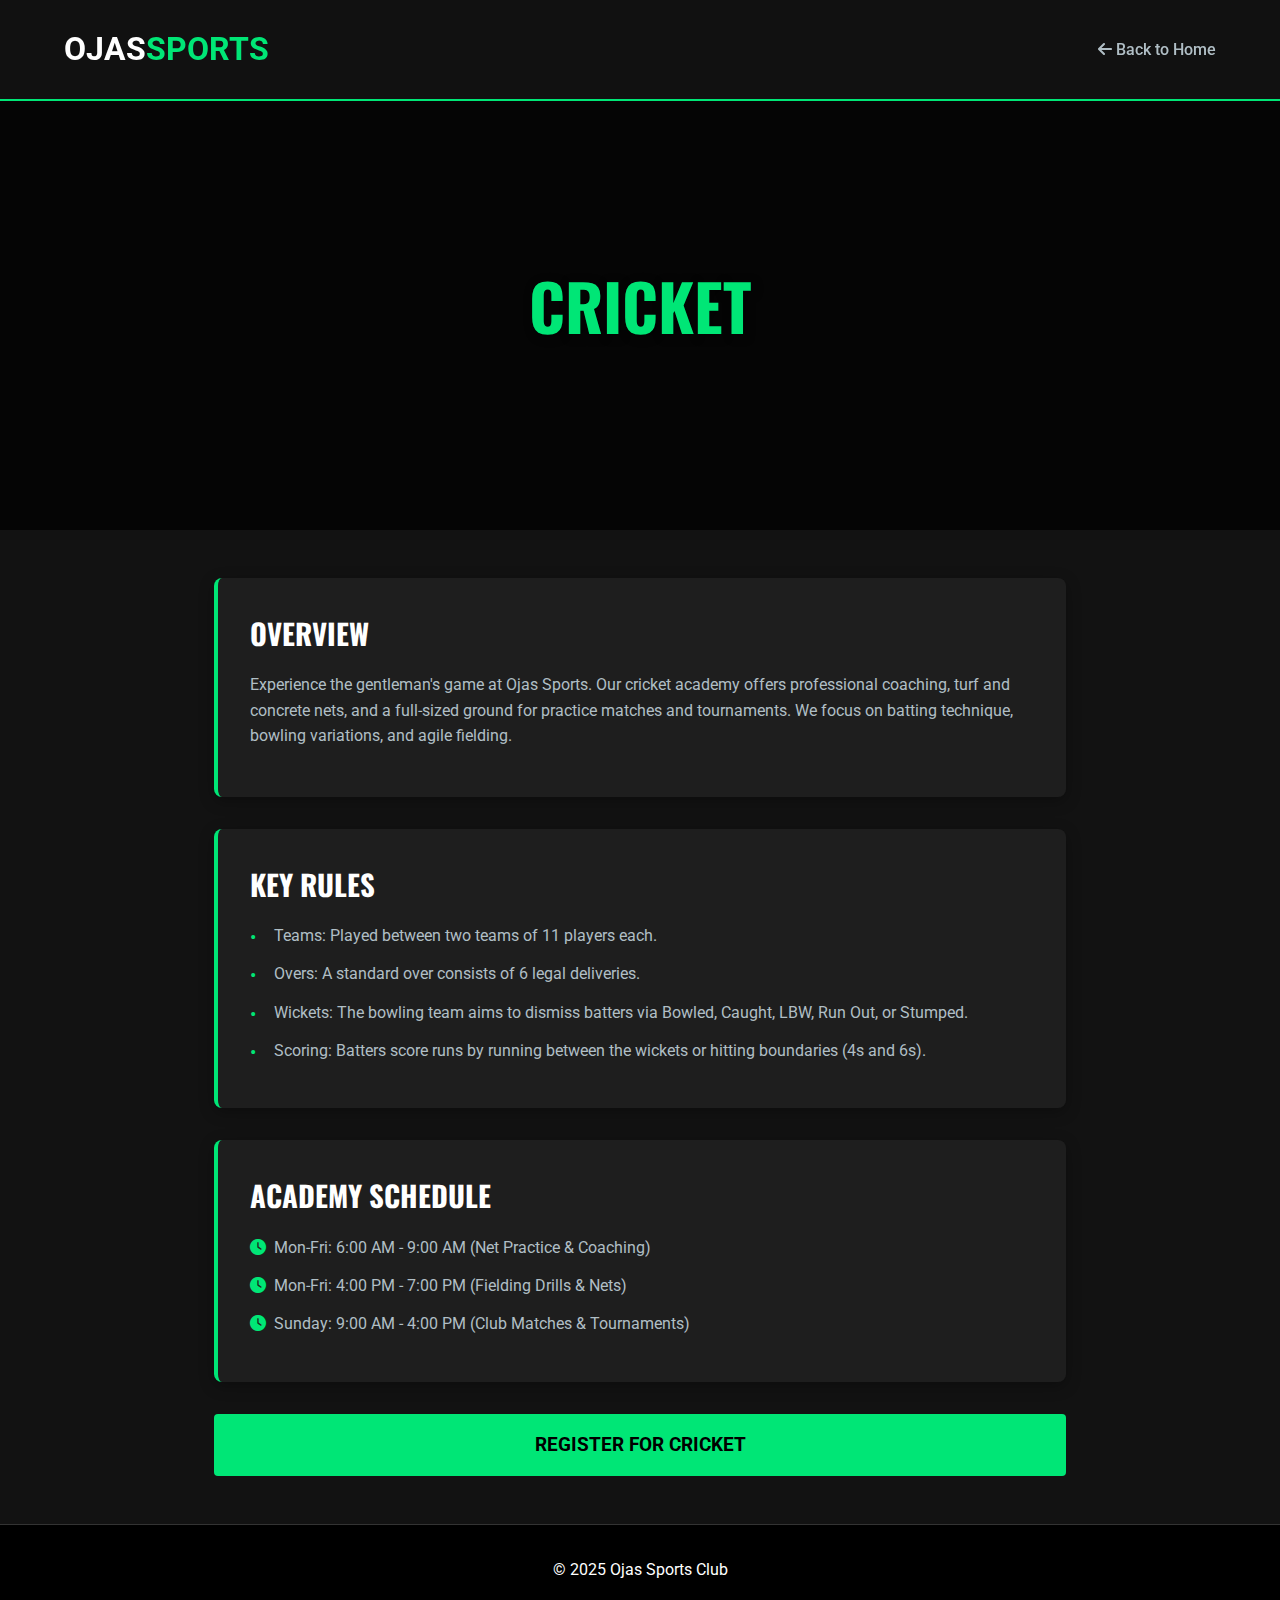
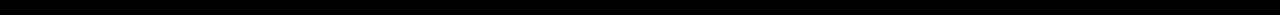
<file: cricket.html>
<!DOCTYPE html>
<html lang="en">
<head>
    <meta charset="UTF-8">
    <meta name="viewport" content="width=device-width, initial-scale=1.0">
    <title>Cricket Details | Ojas Sports Club</title>
    <link rel="stylesheet" href="https://cdnjs.cloudflare.com/ajax/libs/font-awesome/6.4.0/css/all.min.css">
    <link href="https://fonts.googleapis.com/css2?family=Oswald:wght@400;700&family=Roboto:wght@300;400;700&display=swap" rel="stylesheet">
    
    <style>
        /* --- INTERNAL CSS --- */
        :root {
            --primary-color: #00e676; /* Neon Green */
            --secondary-color: #212121; /* Dark Grey */
            --text-light: #ffffff;
            --text-gray: #b0bec5;
            --bg-dark: #121212;
            --bg-card: #1e1e1e;
        }

        * { margin: 0; padding: 0; box-sizing: border-box; }

        body {
            font-family: 'Roboto', sans-serif;
            background-color: var(--bg-dark);
            color: var(--text-light);
            line-height: 1.6;
        }

        h1, h2, h3 { font-family: 'Oswald', sans-serif; text-transform: uppercase; }
        a { text-decoration: none; color: inherit; }

        /* Navigation */
        .navbar {
            display: flex;
            justify-content: space-between;
            align-items: center;
            padding: 1.5rem 5%;
            background-color: rgba(18, 18, 18, 0.95);
            position: fixed;
            width: 100%;
            top: 0;
            z-index: 1000;
            border-bottom: 2px solid var(--primary-color);
        }

        .logo { font-size: 2rem; font-weight: 700; color: var(--text-light); }
        .logo span { color: var(--primary-color); }

        .back-link {
            color: var(--text-gray);
            font-weight: 500;
            transition: 0.3s;
            cursor: pointer;
        }
        .back-link:hover { color: var(--primary-color); }

        /* Cricket Specific Header */
        .cricket-header {
            height: 50vh;
            /* Direct Image URL for Cricket */
            background-image: url('https://images.unsplash.com/photo-1531415074968-036ba1b575da?ixlib=rb-1.2.1&auto=format&fit=crop&w=1350&q=80');
            background-size: cover;
            background-position: center;
            position: relative;
            display: flex;
            align-items: center;
            justify-content: center;
            margin-top: 80px;
        }

        .cricket-header::before {
            content: '';
            position: absolute;
            top: 0; left: 0; right: 0; bottom: 0;
            background: rgba(0,0,0,0.7);
        }

        .game-title {
            position: relative;
            font-size: 4rem;
            color: var(--primary-color);
            z-index: 1;
            text-shadow: 2px 2px 10px rgba(0,0,0,0.5);
        }

        .container {
            max-width: 900px;
            margin: 0 auto;
            padding: 3rem 1.5rem;
        }

        .detail-card {
            background-color: var(--bg-card);
            border-radius: 8px;
            padding: 2rem;
            margin-bottom: 2rem;
            box-shadow: 0 4px 15px rgba(0,0,0,0.3);
            border-left: 4px solid var(--primary-color);
        }

        .detail-card h2 {
            margin-bottom: 1rem;
            color: var(--text-light);
            font-size: 1.8rem;
        }

        .detail-card p {
            color: var(--text-gray);
            margin-bottom: 1rem;
        }

        .rules-list, .schedule-list {
            list-style: none;
        }

        .rules-list li, .schedule-list li {
            margin-bottom: 0.8rem;
            padding-left: 1.5rem;
            position: relative;
            color: var(--text-gray);
        }

        .rules-list li::before {
            content: '•';
            color: var(--primary-color);
            position: absolute;
            left: 0;
            font-size: 1.2rem;
        }

        .schedule-list li::before {
            content: '\f017'; /* Clock icon */
            font-family: 'Font Awesome 5 Free';
            font-weight: 900;
            color: var(--primary-color);
            position: absolute;
            left: 0;
            font-size: 1rem;
        }

        .btn-register {
            display: block;
            width: 100%;
            padding: 1rem;
            background-color: var(--primary-color);
            color: #000;
            text-align: center;
            font-weight: bold;
            font-size: 1.2rem;
            border-radius: 4px;
            text-transform: uppercase;
            transition: 0.3s;
            margin-top: 2rem;
        }

        .btn-register:hover {
            background-color: #00b359;
            transform: translateY(-2px);
        }

        footer {
            background-color: #000;
            padding: 2rem;
            text-align: center;
            border-top: 1px solid #333;
            margin-top: auto;
        }

        @media (max-width: 768px) {
            .game-title { font-size: 2.5rem; }
            .cricket-header { height: 40vh; }
        }
    </style>
</head>
<body>

    <!-- NAVBAR -->
    <nav class="navbar">
        <a href="index.html" class="logo">OJAS<span>SPORTS</span></a>
        <a href="index.html#games" class="back-link"><i class="fas fa-arrow-left"></i> Back to Home</a>
    </nav>

    <!-- CRICKET CONTENT -->
    <header class="cricket-header">
        <h1 class="game-title">Cricket</h1>
    </header>

    <div class="container">
        <!-- Description -->
        <div class="detail-card">
            <h2>Overview</h2>
            <p>Experience the gentleman's game at Ojas Sports. Our cricket academy offers professional coaching, turf and concrete nets, and a full-sized ground for practice matches and tournaments. We focus on batting technique, bowling variations, and agile fielding.</p>
        </div>

        <!-- Rules -->
        <div class="detail-card">
            <h2>Key Rules</h2>
            <ul class="rules-list">
                <li>Teams: Played between two teams of 11 players each.</li>
                <li>Overs: A standard over consists of 6 legal deliveries.</li>
                <li>Wickets: The bowling team aims to dismiss batters via Bowled, Caught, LBW, Run Out, or Stumped.</li>
                <li>Scoring: Batters score runs by running between the wickets or hitting boundaries (4s and 6s).</li>
            </ul>
        </div>

        <!-- Schedule -->
        <div class="detail-card">
            <h2>Academy Schedule</h2>
            <ul class="schedule-list">
                <li>Mon-Fri: 6:00 AM - 9:00 AM (Net Practice & Coaching)</li>
                <li>Mon-Fri: 4:00 PM - 7:00 PM (Fielding Drills & Nets)</li>
                <li>Sunday: 9:00 AM - 4:00 PM (Club Matches & Tournaments)</li>
            </ul>
        </div>

        <!-- Register Button -->
        <a href="index.html#register" class="btn-register">Register for Cricket</a>
    </div>

    <!-- FOOTER -->
    <footer>
        <p>&copy; 2025 Ojas Sports Club</p>
    </footer>

</body>
</html>
</file>
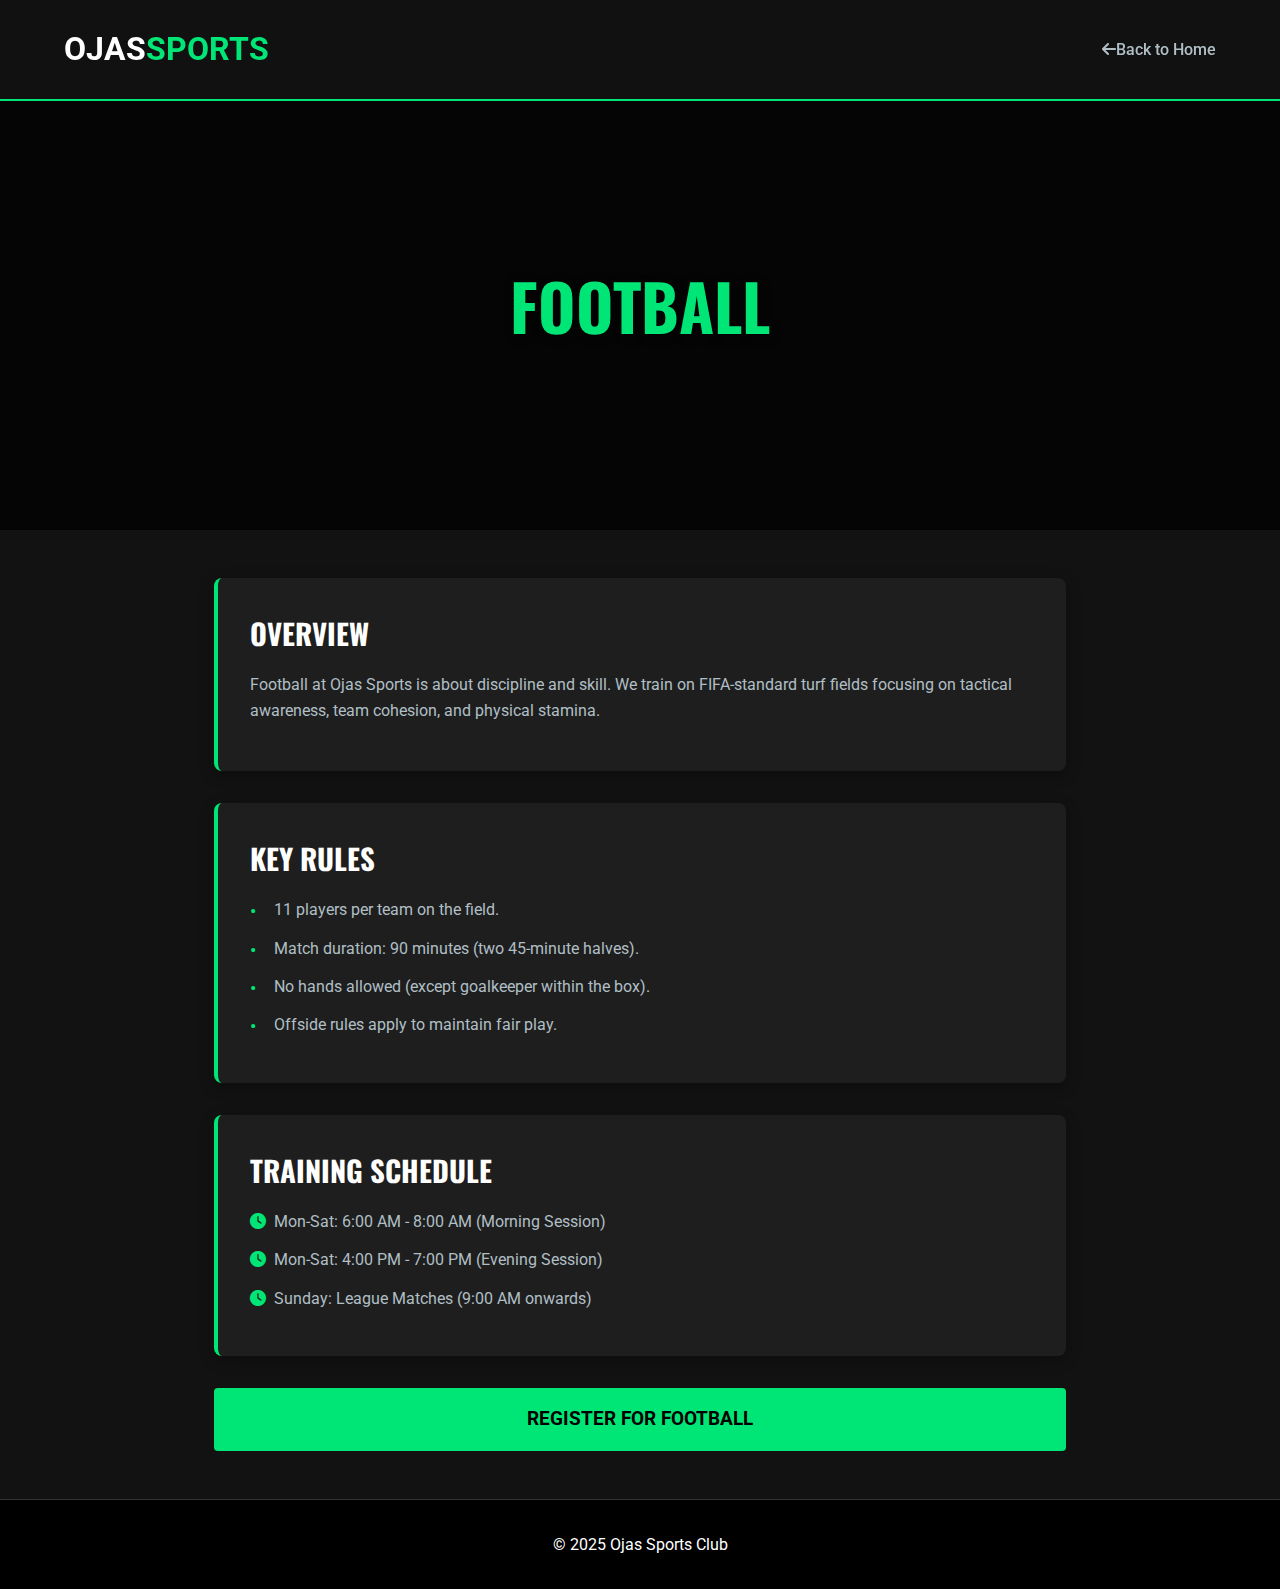
<file: football.html>
<!DOCTYPE html>
<html lang="en">
<head>
    <meta charset="UTF-8">
    <meta name="viewport" content="width=device-width, initial-scale=1.0">
    <title>Football Details | Ojas Sports Club</title>
    <link rel="stylesheet" href="https://cdnjs.cloudflare.com/ajax/libs/font-awesome/6.4.0/css/all.min.css">
    <link href="https://fonts.googleapis.com/css2?family=Oswald:wght@400;700&family=Roboto:wght@300;400;700&display=swap" rel="stylesheet">
    
    <style>
        /* --- INTERNAL CSS --- */
        :root {
            --primary-color: #00e676; /* Neon Green */
            --secondary-color: #212121; /* Dark Grey */
            --text-light: #ffffff;
            --text-gray: #b0bec5;
            --bg-dark: #121212;
            --bg-card: #1e1e1e;
        }

        * { margin: 0; padding: 0; box-sizing: border-box; }

        body {
            font-family: 'Roboto', sans-serif;
            background-color: var(--bg-dark);
            color: var(--text-light);
            line-height: 1.6;
        }

        h1, h2, h3 { font-family: 'Oswald', sans-serif; text-transform: uppercase; }
        a { text-decoration: none; color: inherit; }

        /* Navigation */
        .navbar {
            display: flex;
            justify-content: space-between;
            align-items: center;
            padding: 1.5rem 5%;
            background-color: rgba(18, 18, 18, 0.95);
            position: fixed;
            width: 100%;
            top: 0;
            z-index: 1000;
            border-bottom: 2px solid var(--primary-color);
        }

        .logo { font-size: 2rem; font-weight: 700; color: var(--text-light); }
        .logo span { color: var(--primary-color); }

        .back-link {
            color: var(--text-gray);
            font-weight: 500;
            transition: 0.3s;
            cursor: pointer;
        }
        .back-link:hover { color: var(--primary-color); }

        /* Football Specific Header */
        .football-header {
            height: 50vh;
            /* Direct Image URL for Football */
            background-image: url('https://images.unsplash.com/photo-1579952363873-27f3bde9be2e?ixlib=rb-1.2.1&auto=format&fit=crop&w=1350&q=80');
            background-size: cover;
            background-position: center;
            position: relative;
            display: flex;
            align-items: center;
            justify-content: center;
            margin-top: 80px;
        }

        .football-header::before {
            content: '';
            position: absolute;
            top: 0; left: 0; right: 0; bottom: 0;
            background: rgba(0,0,0,0.7);
        }

        .game-title {
            position: relative;
            font-size: 4rem;
            color: var(--primary-color);
            z-index: 1;
            text-shadow: 2px 2px 10px rgba(0,0,0,0.5);
        }

        .container {
            max-width: 900px;
            margin: 0 auto;
            padding: 3rem 1.5rem;
        }

        .detail-card {
            background-color: var(--bg-card);
            border-radius: 8px;
            padding: 2rem;
            margin-bottom: 2rem;
            box-shadow: 0 4px 15px rgba(0,0,0,0.3);
            border-left: 4px solid var(--primary-color);
        }

        .detail-card h2 {
            margin-bottom: 1rem;
            color: var(--text-light);
            font-size: 1.8rem;
        }

        .detail-card p {
            color: var(--text-gray);
            margin-bottom: 1rem;
        }

        .rules-list, .schedule-list {
            list-style: none;
        }

        .rules-list li, .schedule-list li {
            margin-bottom: 0.8rem;
            padding-left: 1.5rem;
            position: relative;
            color: var(--text-gray);
        }

        .rules-list li::before {
            content: '•';
            color: var(--primary-color);
            position: absolute;
            left: 0;
            font-size: 1.2rem;
        }

        .schedule-list li::before {
            content: '\f017'; /* Clock icon */
            font-family: 'Font Awesome 5 Free';
            font-weight: 900;
            color: var(--primary-color);
            position: absolute;
            left: 0;
            font-size: 1rem;
        }

        .btn-register {
            display: block;
            width: 100%;
            padding: 1rem;
            background-color: var(--primary-color);
            color: #000;
            text-align: center;
            font-weight: bold;
            font-size: 1.2rem;
            border-radius: 4px;
            text-transform: uppercase;
            transition: 0.3s;
            margin-top: 2rem;
        }

        .btn-register:hover {
            background-color: #00b359;
            transform: translateY(-2px);
        }

        footer {
            background-color: #000;
            padding: 2rem;
            text-align: center;
            border-top: 1px solid #333;
            margin-top: auto;
        }

        @media (max-width: 768px) {
            .game-title { font-size: 2.5rem; }
            .football-header { height: 40vh; }
        }
    </style>
</head>
<body>

    <!-- NAVBAR -->
    <nav class="navbar">
        <a href="index.html" class="logo">OJAS<span>SPORTS</span></a>
        <a href="index.html#games" class="back-link"><i class="fas fa-arrow-left"></i>Back to Home</a>
    </nav>

    <!-- FOOTBALL CONTENT -->
    <header class="football-header">
        <h1 class="game-title">Football</h1>
    </header>

    <div class="container">
        <!-- Description -->
        <div class="detail-card">
            <h2>Overview</h2>
            <p>Football at Ojas Sports is about discipline and skill. We train on FIFA-standard turf fields focusing on tactical awareness, team cohesion, and physical stamina.</p>
        </div>

        <!-- Rules -->
        <div class="detail-card">
            <h2>Key Rules</h2>
            <ul class="rules-list">
                <li>11 players per team on the field.</li>
                <li>Match duration: 90 minutes (two 45-minute halves).</li>
                <li>No hands allowed (except goalkeeper within the box).</li>
                <li>Offside rules apply to maintain fair play.</li>
            </ul>
        </div>

        <!-- Schedule -->
        <div class="detail-card">
            <h2>Training Schedule</h2>
            <ul class="schedule-list">
                <li>Mon-Sat: 6:00 AM - 8:00 AM (Morning Session)</li>
                <li>Mon-Sat: 4:00 PM - 7:00 PM (Evening Session)</li>
                <li>Sunday: League Matches (9:00 AM onwards)</li>
            </ul>
        </div>

        <!-- Register Button -->
        <a href="index.html#register" class="btn-register">Register for Football</a>
    </div>

    <!-- FOOTER -->
    <footer>
        <p>&copy; 2025 Ojas Sports Club</p>
    </footer>

</body>
</html>
</file>
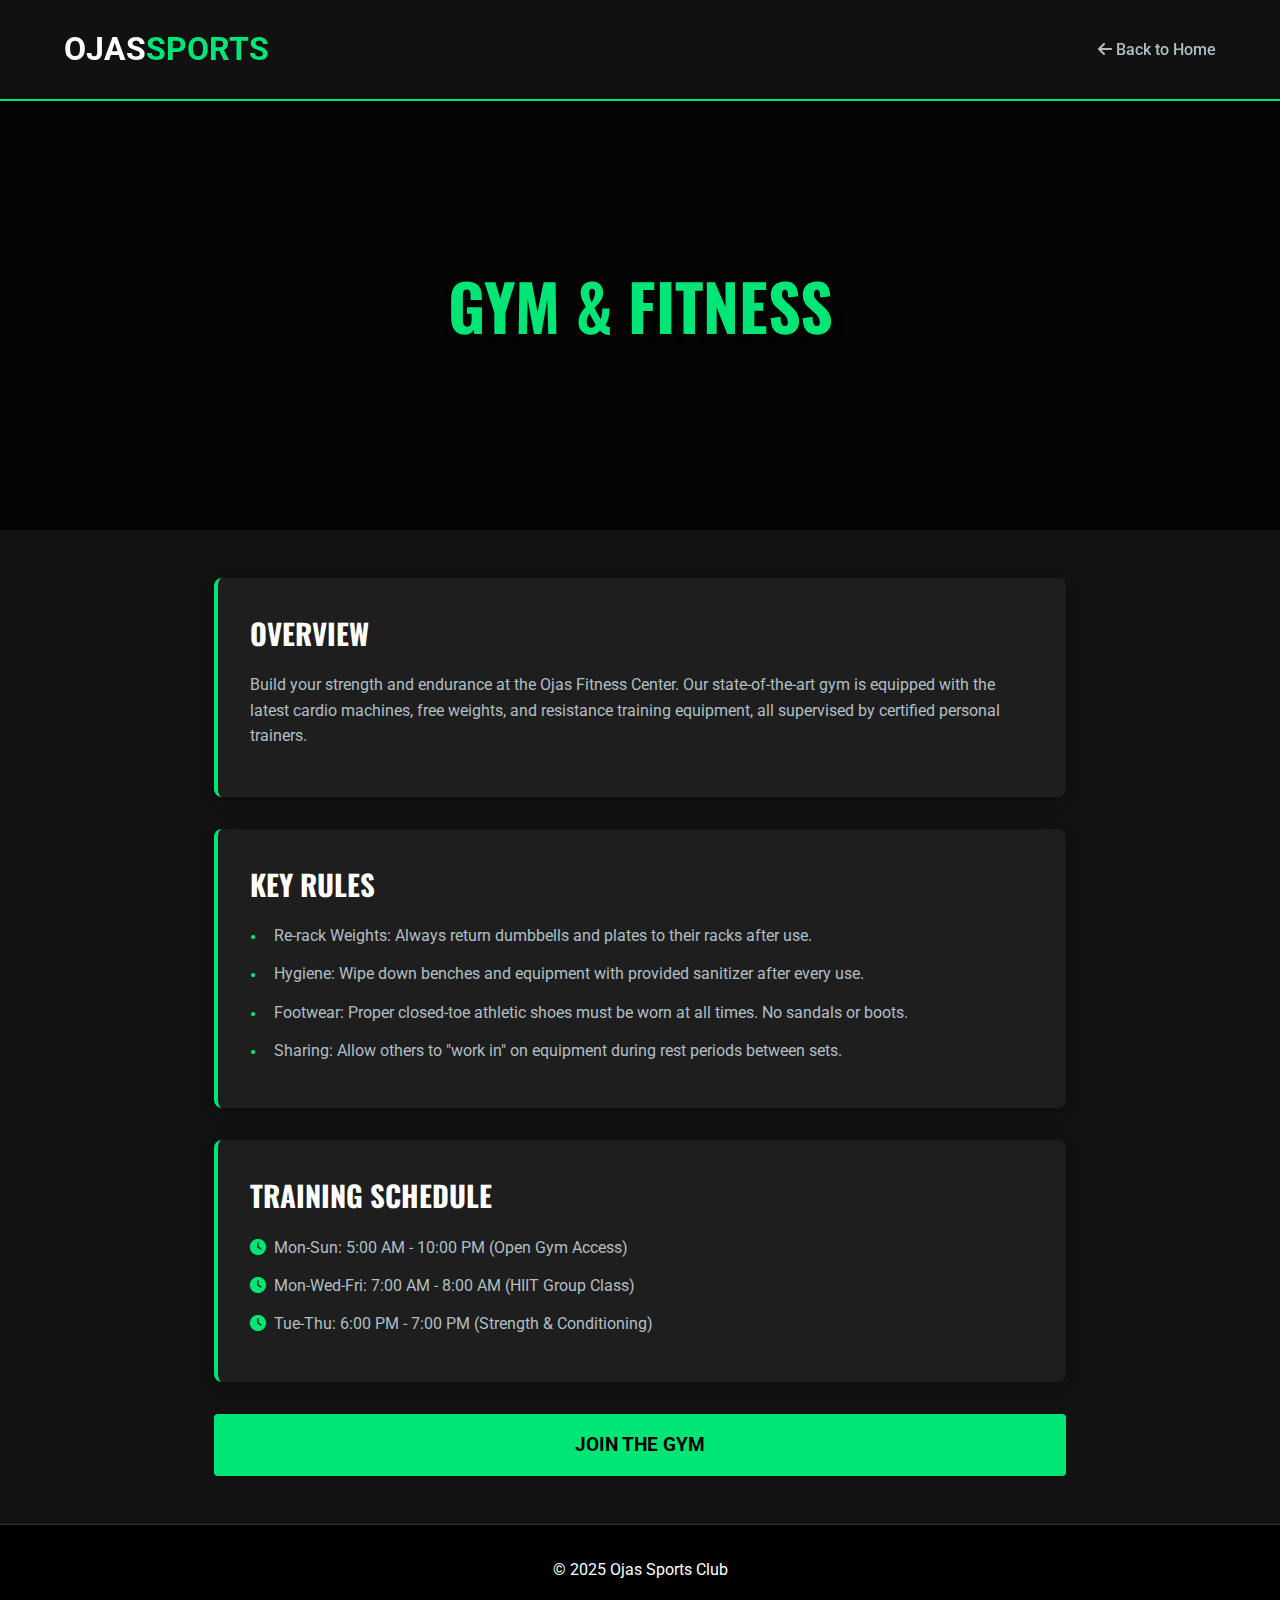
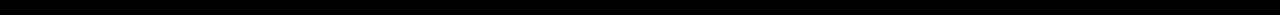
<file: Gym.html>
<!DOCTYPE html>
<html lang="en">
<head>
    <meta charset="UTF-8">
    <meta name="viewport" content="width=device-width, initial-scale=1.0">
    <title>Gym Details | Ojas Sports Club</title>
    <link rel="stylesheet" href="https://cdnjs.cloudflare.com/ajax/libs/font-awesome/6.4.0/css/all.min.css">
    <link href="https://fonts.googleapis.com/css2?family=Oswald:wght@400;700&family=Roboto:wght@300;400;700&display=swap" rel="stylesheet">
    
    <style>
        /* --- INTERNAL CSS --- */
        :root {
            --primary-color: #00e676; /* Neon Green */
            --secondary-color: #212121; /* Dark Grey */
            --text-light: #ffffff;
            --text-gray: #b0bec5;
            --bg-dark: #121212;
            --bg-card: #1e1e1e;
        }

        * { margin: 0; padding: 0; box-sizing: border-box; }

        body {
            font-family: 'Roboto', sans-serif;
            background-color: var(--bg-dark);
            color: var(--text-light);
            line-height: 1.6;
        }

        h1, h2, h3 { font-family: 'Oswald', sans-serif; text-transform: uppercase; }
        a { text-decoration: none; color: inherit; }

        /* Navigation */
        .navbar {
            display: flex;
            justify-content: space-between;
            align-items: center;
            padding: 1.5rem 5%;
            background-color: rgba(18, 18, 18, 0.95);
            position: fixed;
            width: 100%;
            top: 0;
            z-index: 1000;
            border-bottom: 2px solid var(--primary-color);
        }

        .logo { font-size: 2rem; font-weight: 700; color: var(--text-light); }
        .logo span { color: var(--primary-color); }

        .back-link {
            color: var(--text-gray);
            font-weight: 500;
            transition: 0.3s;
            cursor: pointer;
        }
        .back-link:hover { color: var(--primary-color); }

        /* Gym Specific Header */
        .gym-header {
            height: 50vh;
            /* Direct Image URL for Gym */
            background-image: url('https://images.unsplash.com/photo-1517836357463-d25dfeac3438?ixlib=rb-1.2.1&auto=format&fit=crop&w=1350&q=80');
            background-size: cover;
            background-position: center;
            position: relative;
            display: flex;
            align-items: center;
            justify-content: center;
            margin-top: 80px;
        }

        .gym-header::before {
            content: '';
            position: absolute;
            top: 0; left: 0; right: 0; bottom: 0;
            background: rgba(0,0,0,0.7);
        }

        .game-title {
            position: relative;
            font-size: 4rem;
            color: var(--primary-color);
            z-index: 1;
            text-shadow: 2px 2px 10px rgba(0,0,0,0.5);
        }

        .container {
            max-width: 900px;
            margin: 0 auto;
            padding: 3rem 1.5rem;
        }

        .detail-card {
            background-color: var(--bg-card);
            border-radius: 8px;
            padding: 2rem;
            margin-bottom: 2rem;
            box-shadow: 0 4px 15px rgba(0,0,0,0.3);
            border-left: 4px solid var(--primary-color);
        }

        .detail-card h2 {
            margin-bottom: 1rem;
            color: var(--text-light);
            font-size: 1.8rem;
        }

        .detail-card p {
            color: var(--text-gray);
            margin-bottom: 1rem;
        }

        .rules-list, .schedule-list {
            list-style: none;
        }

        .rules-list li, .schedule-list li {
            margin-bottom: 0.8rem;
            padding-left: 1.5rem;
            position: relative;
            color: var(--text-gray);
        }

        .rules-list li::before {
            content: '•';
            color: var(--primary-color);
            position: absolute;
            left: 0;
            font-size: 1.2rem;
        }

        .schedule-list li::before {
            content: '\f017'; /* Clock icon */
            font-family: 'Font Awesome 5 Free';
            font-weight: 900;
            color: var(--primary-color);
            position: absolute;
            left: 0;
            font-size: 1rem;
        }

        .btn-register {
            display: block;
            width: 100%;
            padding: 1rem;
            background-color: var(--primary-color);
            color: #000;
            text-align: center;
            font-weight: bold;
            font-size: 1.2rem;
            border-radius: 4px;
            text-transform: uppercase;
            transition: 0.3s;
            margin-top: 2rem;
        }

        .btn-register:hover {
            background-color: #00b359;
            transform: translateY(-2px);
        }

        footer {
            background-color: #000;
            padding: 2rem;
            text-align: center;
            border-top: 1px solid #333;
            margin-top: auto;
        }

        @media (max-width: 768px) {
            .game-title { font-size: 2.5rem; }
            .gym-header { height: 40vh; }
        }
    </style>
</head>
<body>

    <!-- NAVBAR -->
    <nav class="navbar">
        <a href="index.html" class="logo">OJAS<span>SPORTS</span></a>
        <a href="index.html#games" class="back-link"><i class="fas fa-arrow-left"></i> Back to Home</a>
    </nav>

    <!-- GYM CONTENT -->
    <header class="gym-header">
        <h1 class="game-title">Gym & Fitness</h1>
    </header>

    <div class="container">
        <!-- Description -->
        <div class="detail-card">
            <h2>Overview</h2>
            <p>Build your strength and endurance at the Ojas Fitness Center. Our state-of-the-art gym is equipped with the latest cardio machines, free weights, and resistance training equipment, all supervised by certified personal trainers.</p>
        </div>

        <!-- Rules -->
        <div class="detail-card">
            <h2>Key Rules</h2>
            <ul class="rules-list">
                <li>Re-rack Weights: Always return dumbbells and plates to their racks after use.</li>
                <li>Hygiene: Wipe down benches and equipment with provided sanitizer after every use.</li>
                <li>Footwear: Proper closed-toe athletic shoes must be worn at all times. No sandals or boots.</li>
                <li>Sharing: Allow others to "work in" on equipment during rest periods between sets.</li>
            </ul>
        </div>

        <!-- Schedule -->
        <div class="detail-card">
            <h2>Training Schedule</h2>
            <ul class="schedule-list">
                <li>Mon-Sun: 5:00 AM - 10:00 PM (Open Gym Access)</li>
                <li>Mon-Wed-Fri: 7:00 AM - 8:00 AM (HIIT Group Class)</li>
                <li>Tue-Thu: 6:00 PM - 7:00 PM (Strength & Conditioning)</li>
            </ul>
        </div>

        <!-- Register Button -->
        <a href="index.html#register" class="btn-register">Join the Gym</a>
    </div>

    <!-- FOOTER -->
    <footer>
        <p>&copy; 2025 Ojas Sports Club</p>
    </footer>

</body>
</html>
</file>
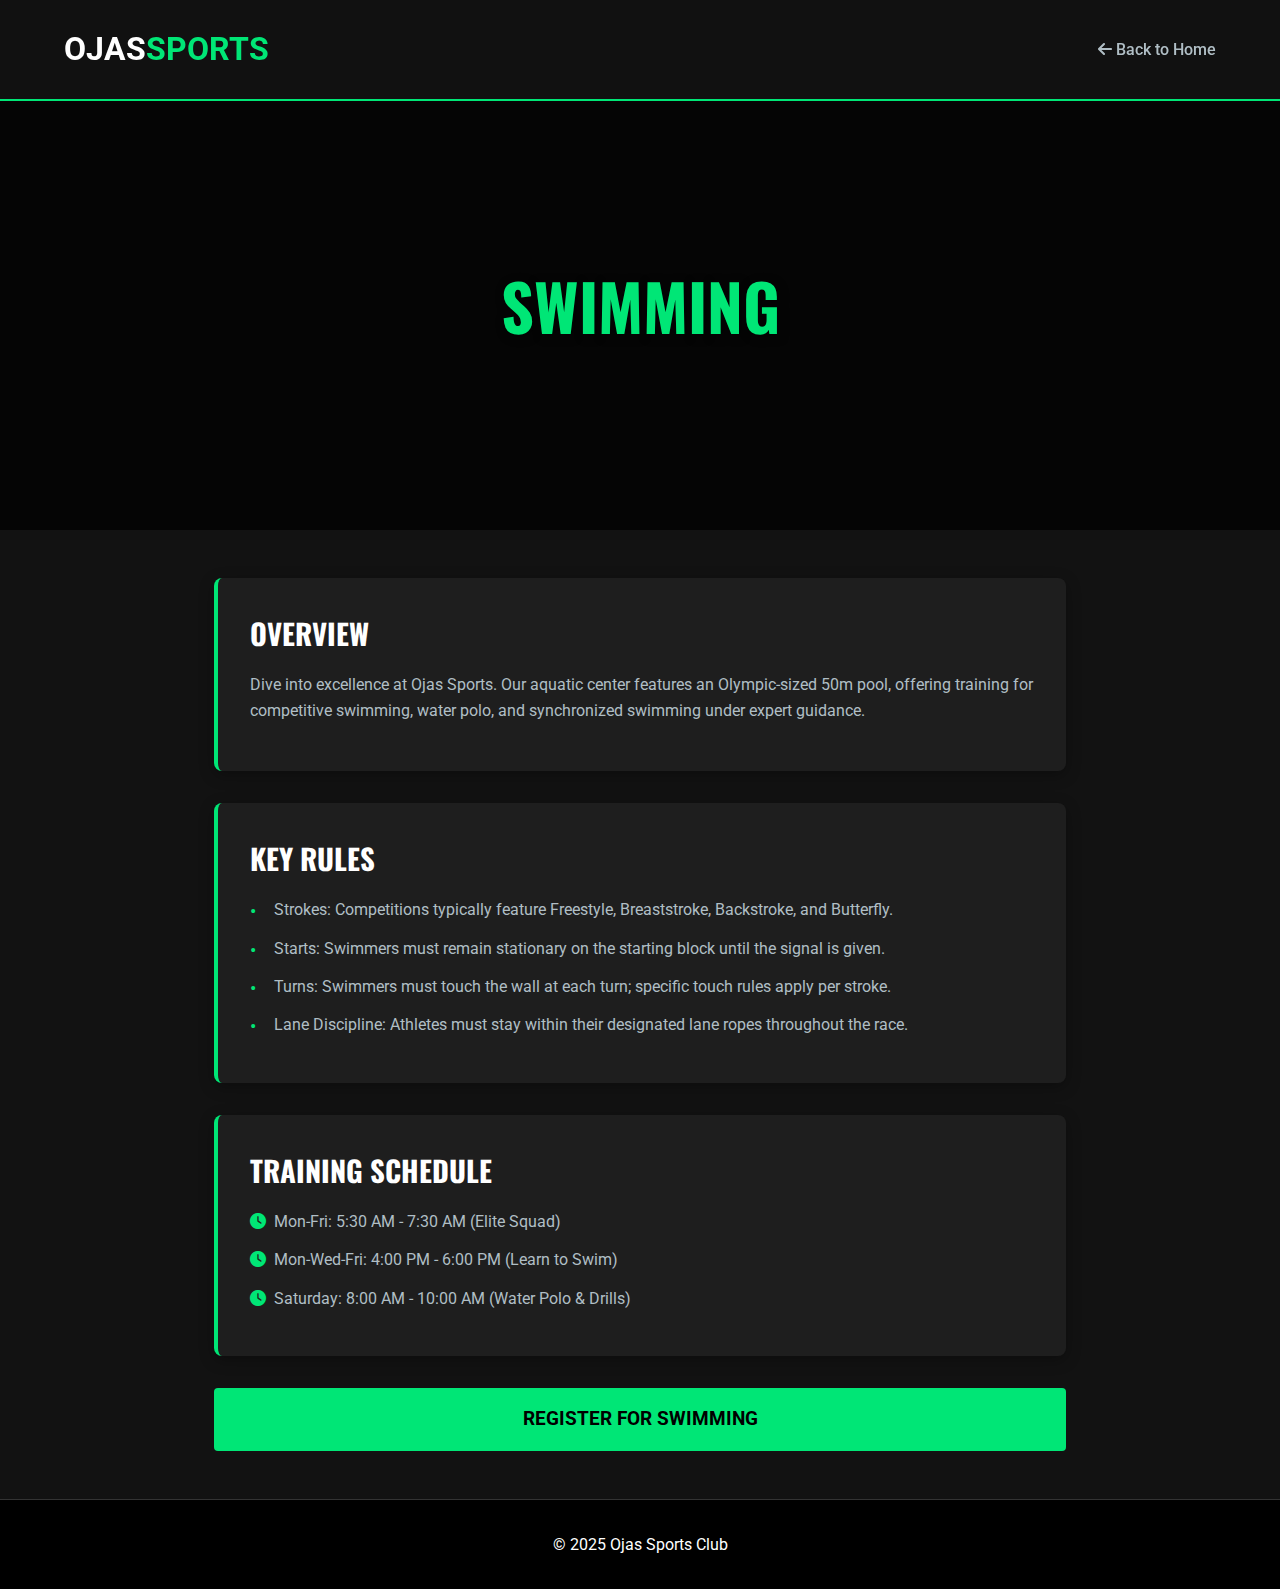
<file: Swimming.html>
<!DOCTYPE html>
<html lang="en">
<head>
    <meta charset="UTF-8">
    <meta name="viewport" content="width=device-width, initial-scale=1.0">
    <title>Swimming Details | Ojas Sports Club</title>
    <link rel="stylesheet" href="https://cdnjs.cloudflare.com/ajax/libs/font-awesome/6.4.0/css/all.min.css">
    <link href="https://fonts.googleapis.com/css2?family=Oswald:wght@400;700&family=Roboto:wght@300;400;700&display=swap" rel="stylesheet">
    
    <style>
        /* --- INTERNAL CSS --- */
        :root {
            --primary-color: #00e676; /* Neon Green */
            --secondary-color: #212121; /* Dark Grey */
            --text-light: #ffffff;
            --text-gray: #b0bec5;
            --bg-dark: #121212;
            --bg-card: #1e1e1e;
        }

        * { margin: 0; padding: 0; box-sizing: border-box; }

        body {
            font-family: 'Roboto', sans-serif;
            background-color: var(--bg-dark);
            color: var(--text-light);
            line-height: 1.6;
        }

        h1, h2, h3 { font-family: 'Oswald', sans-serif; text-transform: uppercase; }
        a { text-decoration: none; color: inherit; }

        /* Navigation */
        .navbar {
            display: flex;
            justify-content: space-between;
            align-items: center;
            padding: 1.5rem 5%;
            background-color: rgba(18, 18, 18, 0.95);
            position: fixed;
            width: 100%;
            top: 0;
            z-index: 1000;
            border-bottom: 2px solid var(--primary-color);
        }

        .logo { font-size: 2rem; font-weight: 700; color: var(--text-light); }
        .logo span { color: var(--primary-color); }

        .back-link {
            color: var(--text-gray);
            font-weight: 500;
            transition: 0.3s;
            cursor: pointer;
        }
        .back-link:hover { color: var(--primary-color); }

        /* Swimming Specific Header */
        .swimming-header {
            height: 50vh;
            /* Direct Image URL for Swimming */
            background-image: url('https://images.unsplash.com/photo-1576013551627-0cc20b96c2a7?ixlib=rb-1.2.1&auto=format&fit=crop&w=1350&q=80');
            background-size: cover;
            background-position: center;
            position: relative;
            display: flex;
            align-items: center;
            justify-content: center;
            margin-top: 80px;
        }

        .swimming-header::before {
            content: '';
            position: absolute;
            top: 0; left: 0; right: 0; bottom: 0;
            background: rgba(0,0,0,0.7);
        }

        .game-title {
            position: relative;
            font-size: 4rem;
            color: var(--primary-color);
            z-index: 1;
            text-shadow: 2px 2px 10px rgba(0,0,0,0.5);
        }

        .container {
            max-width: 900px;
            margin: 0 auto;
            padding: 3rem 1.5rem;
        }

        .detail-card {
            background-color: var(--bg-card);
            border-radius: 8px;
            padding: 2rem;
            margin-bottom: 2rem;
            box-shadow: 0 4px 15px rgba(0,0,0,0.3);
            border-left: 4px solid var(--primary-color);
        }

        .detail-card h2 {
            margin-bottom: 1rem;
            color: var(--text-light);
            font-size: 1.8rem;
        }

        .detail-card p {
            color: var(--text-gray);
            margin-bottom: 1rem;
        }

        .rules-list, .schedule-list {
            list-style: none;
        }

        .rules-list li, .schedule-list li {
            margin-bottom: 0.8rem;
            padding-left: 1.5rem;
            position: relative;
            color: var(--text-gray);
        }

        .rules-list li::before {
            content: '•';
            color: var(--primary-color);
            position: absolute;
            left: 0;
            font-size: 1.2rem;
        }

        .schedule-list li::before {
            content: '\f017'; /* Clock icon */
            font-family: 'Font Awesome 5 Free';
            font-weight: 900;
            color: var(--primary-color);
            position: absolute;
            left: 0;
            font-size: 1rem;
        }

        .btn-register {
            display: block;
            width: 100%;
            padding: 1rem;
            background-color: var(--primary-color);
            color: #000;
            text-align: center;
            font-weight: bold;
            font-size: 1.2rem;
            border-radius: 4px;
            text-transform: uppercase;
            transition: 0.3s;
            margin-top: 2rem;
        }

        .btn-register:hover {
            background-color: #00b359;
            transform: translateY(-2px);
        }

        footer {
            background-color: #000;
            padding: 2rem;
            text-align: center;
            border-top: 1px solid #333;
            margin-top: auto;
        }

        @media (max-width: 768px) {
            .game-title { font-size: 2.5rem; }
            .swimming-header { height: 40vh; }
        }
    </style>
</head>
<body>

    <!-- NAVBAR -->
    <nav class="navbar">
        <a href="index.html" class="logo">OJAS<span>SPORTS</span></a>
        <a href="index.html#games" class="back-link"><i class="fas fa-arrow-left"></i> Back to Home</a>
    </nav>

    <!-- SWIMMING CONTENT -->
    <header class="swimming-header">
        <h1 class="game-title">Swimming</h1>
    </header>

    <div class="container">
        <!-- Description -->
        <div class="detail-card">
            <h2>Overview</h2>
            <p>Dive into excellence at Ojas Sports. Our aquatic center features an Olympic-sized 50m pool, offering training for competitive swimming, water polo, and synchronized swimming under expert guidance.</p>
        </div>

        <!-- Rules -->
        <div class="detail-card">
            <h2>Key Rules</h2>
            <ul class="rules-list">
                <li>Strokes: Competitions typically feature Freestyle, Breaststroke, Backstroke, and Butterfly.</li>
                <li>Starts: Swimmers must remain stationary on the starting block until the signal is given.</li>
                <li>Turns: Swimmers must touch the wall at each turn; specific touch rules apply per stroke.</li>
                <li>Lane Discipline: Athletes must stay within their designated lane ropes throughout the race.</li>
            </ul>
        </div>

        <!-- Schedule -->
        <div class="detail-card">
            <h2>Training Schedule</h2>
            <ul class="schedule-list">
                <li>Mon-Fri: 5:30 AM - 7:30 AM (Elite Squad)</li>
                <li>Mon-Wed-Fri: 4:00 PM - 6:00 PM (Learn to Swim)</li>
                <li>Saturday: 8:00 AM - 10:00 AM (Water Polo & Drills)</li>
            </ul>
        </div>

        <!-- Register Button -->
        <a href="index.html#register" class="btn-register">Register for Swimming</a>
    </div>

    <!-- FOOTER -->
    <footer>
        <p>&copy; 2025 Ojas Sports Club</p>
    </footer>

</body>
</html>
</file>
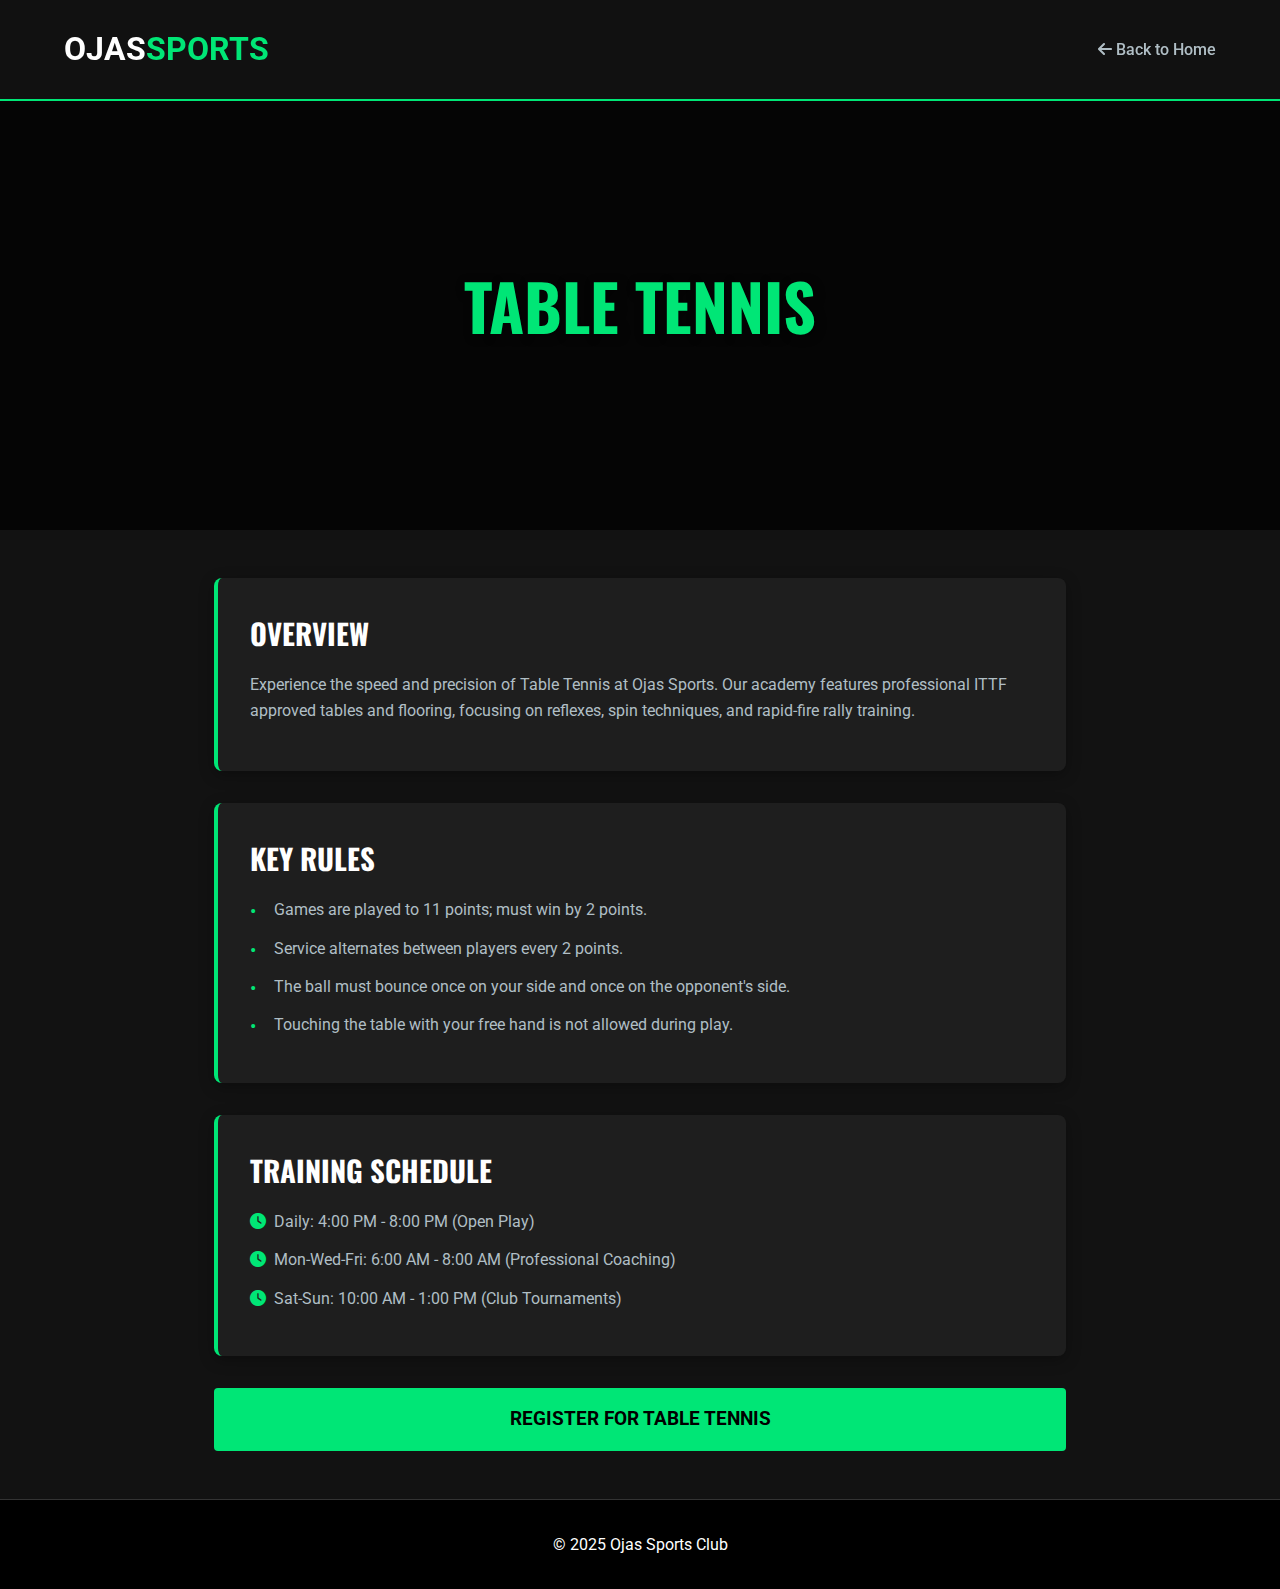
<file: Table Tennis.html>
<!DOCTYPE html>
<html lang="en">
<head>
    <meta charset="UTF-8">
    <meta name="viewport" content="width=device-width, initial-scale=1.0">
    <title>Table Tennis Details | Ojas Sports Club</title>
    <link rel="stylesheet" href="https://cdnjs.cloudflare.com/ajax/libs/font-awesome/6.4.0/css/all.min.css">
    <link href="https://fonts.googleapis.com/css2?family=Oswald:wght@400;700&family=Roboto:wght@300;400;700&display=swap" rel="stylesheet">
    
    <style>
        /* --- INTERNAL CSS --- */
        :root {
            --primary-color: #00e676; /* Neon Green */
            --secondary-color: #212121; /* Dark Grey */
            --text-light: #ffffff;
            --text-gray: #b0bec5;
            --bg-dark: #121212;
            --bg-card: #1e1e1e;
        }

        * { margin: 0; padding: 0; box-sizing: border-box; }

        body {
            font-family: 'Roboto', sans-serif;
            background-color: var(--bg-dark);
            color: var(--text-light);
            line-height: 1.6;
        }

        h1, h2, h3 { font-family: 'Oswald', sans-serif; text-transform: uppercase; }
        a { text-decoration: none; color: inherit; }

        /* Navigation */
        .navbar {
            display: flex;
            justify-content: space-between;
            align-items: center;
            padding: 1.5rem 5%;
            background-color: rgba(18, 18, 18, 0.95);
            position: fixed;
            width: 100%;
            top: 0;
            z-index: 1000;
            border-bottom: 2px solid var(--primary-color);
        }

        .logo { font-size: 2rem; font-weight: 700; color: var(--text-light); }
        .logo span { color: var(--primary-color); }

        .back-link {
            color: var(--text-gray);
            font-weight: 500;
            transition: 0.3s;
            cursor: pointer;
        }
        .back-link:hover { color: var(--primary-color); }

        /* Table Tennis Specific Header */
        .tabletennis-header {
            height: 50vh;
            /* Direct Image URL for Table Tennis */
            background-image: url('https://images.unsplash.com/photo-1534158914592-062992fbe900?ixlib=rb-1.2.1&auto=format&fit=crop&w=1350&q=80');
            background-size: cover;
            background-position: center;
            position: relative;
            display: flex;
            align-items: center;
            justify-content: center;
            margin-top: 80px;
        }

        .tabletennis-header::before {
            content: '';
            position: absolute;
            top: 0; left: 0; right: 0; bottom: 0;
            background: rgba(0,0,0,0.7);
        }

        .game-title {
            position: relative;
            font-size: 4rem;
            color: var(--primary-color);
            z-index: 1;
            text-shadow: 2px 2px 10px rgba(0,0,0,0.5);
        }

        .container {
            max-width: 900px;
            margin: 0 auto;
            padding: 3rem 1.5rem;
        }

        .detail-card {
            background-color: var(--bg-card);
            border-radius: 8px;
            padding: 2rem;
            margin-bottom: 2rem;
            box-shadow: 0 4px 15px rgba(0,0,0,0.3);
            border-left: 4px solid var(--primary-color);
        }

        .detail-card h2 {
            margin-bottom: 1rem;
            color: var(--text-light);
            font-size: 1.8rem;
        }

        .detail-card p {
            color: var(--text-gray);
            margin-bottom: 1rem;
        }

        .rules-list, .schedule-list {
            list-style: none;
        }

        .rules-list li, .schedule-list li {
            margin-bottom: 0.8rem;
            padding-left: 1.5rem;
            position: relative;
            color: var(--text-gray);
        }

        .rules-list li::before {
            content: '•';
            color: var(--primary-color);
            position: absolute;
            left: 0;
            font-size: 1.2rem;
        }

        .schedule-list li::before {
            content: '\f017'; /* Clock icon */
            font-family: 'Font Awesome 5 Free';
            font-weight: 900;
            color: var(--primary-color);
            position: absolute;
            left: 0;
            font-size: 1rem;
        }

        .btn-register {
            display: block;
            width: 100%;
            padding: 1rem;
            background-color: var(--primary-color);
            color: #000;
            text-align: center;
            font-weight: bold;
            font-size: 1.2rem;
            border-radius: 4px;
            text-transform: uppercase;
            transition: 0.3s;
            margin-top: 2rem;
        }

        .btn-register:hover {
            background-color: #00b359;
            transform: translateY(-2px);
        }

        footer {
            background-color: #000;
            padding: 2rem;
            text-align: center;
            border-top: 1px solid #333;
            margin-top: auto;
        }

        @media (max-width: 768px) {
            .game-title { font-size: 2.5rem; }
            .tabletennis-header { height: 40vh; }
        }
    </style>
</head>
<body>

    <!-- NAVBAR -->
    <nav class="navbar">
        <a href="index.html" class="logo">OJAS<span>SPORTS</span></a>
        <a href="index.html#games" class="back-link"><i class="fas fa-arrow-left"></i> Back to Home</a>
    </nav>

    <!-- TABLE TENNIS CONTENT -->
    <header class="tabletennis-header">
        <h1 class="game-title">Table Tennis</h1>
    </header>

    <div class="container">
        <!-- Description -->
        <div class="detail-card">
            <h2>Overview</h2>
            <p>Experience the speed and precision of Table Tennis at Ojas Sports. Our academy features professional ITTF approved tables and flooring, focusing on reflexes, spin techniques, and rapid-fire rally training.</p>
        </div>

        <!-- Rules -->
        <div class="detail-card">
            <h2>Key Rules</h2>
            <ul class="rules-list">
                <li>Games are played to 11 points; must win by 2 points.</li>
                <li>Service alternates between players every 2 points.</li>
                <li>The ball must bounce once on your side and once on the opponent's side.</li>
                <li>Touching the table with your free hand is not allowed during play.</li>
            </ul>
        </div>

        <!-- Schedule -->
        <div class="detail-card">
            <h2>Training Schedule</h2>
            <ul class="schedule-list">
                <li>Daily: 4:00 PM - 8:00 PM (Open Play)</li>
                <li>Mon-Wed-Fri: 6:00 AM - 8:00 AM (Professional Coaching)</li>
                <li>Sat-Sun: 10:00 AM - 1:00 PM (Club Tournaments)</li>
            </ul>
        </div>

        <!-- Register Button -->
        <a href="index.html#register" class="btn-register">Register for Table Tennis</a>
    </div>

    <!-- FOOTER -->
    <footer>
        <p>&copy; 2025 Ojas Sports Club</p>
    </footer>

</body>
</html>
</file>
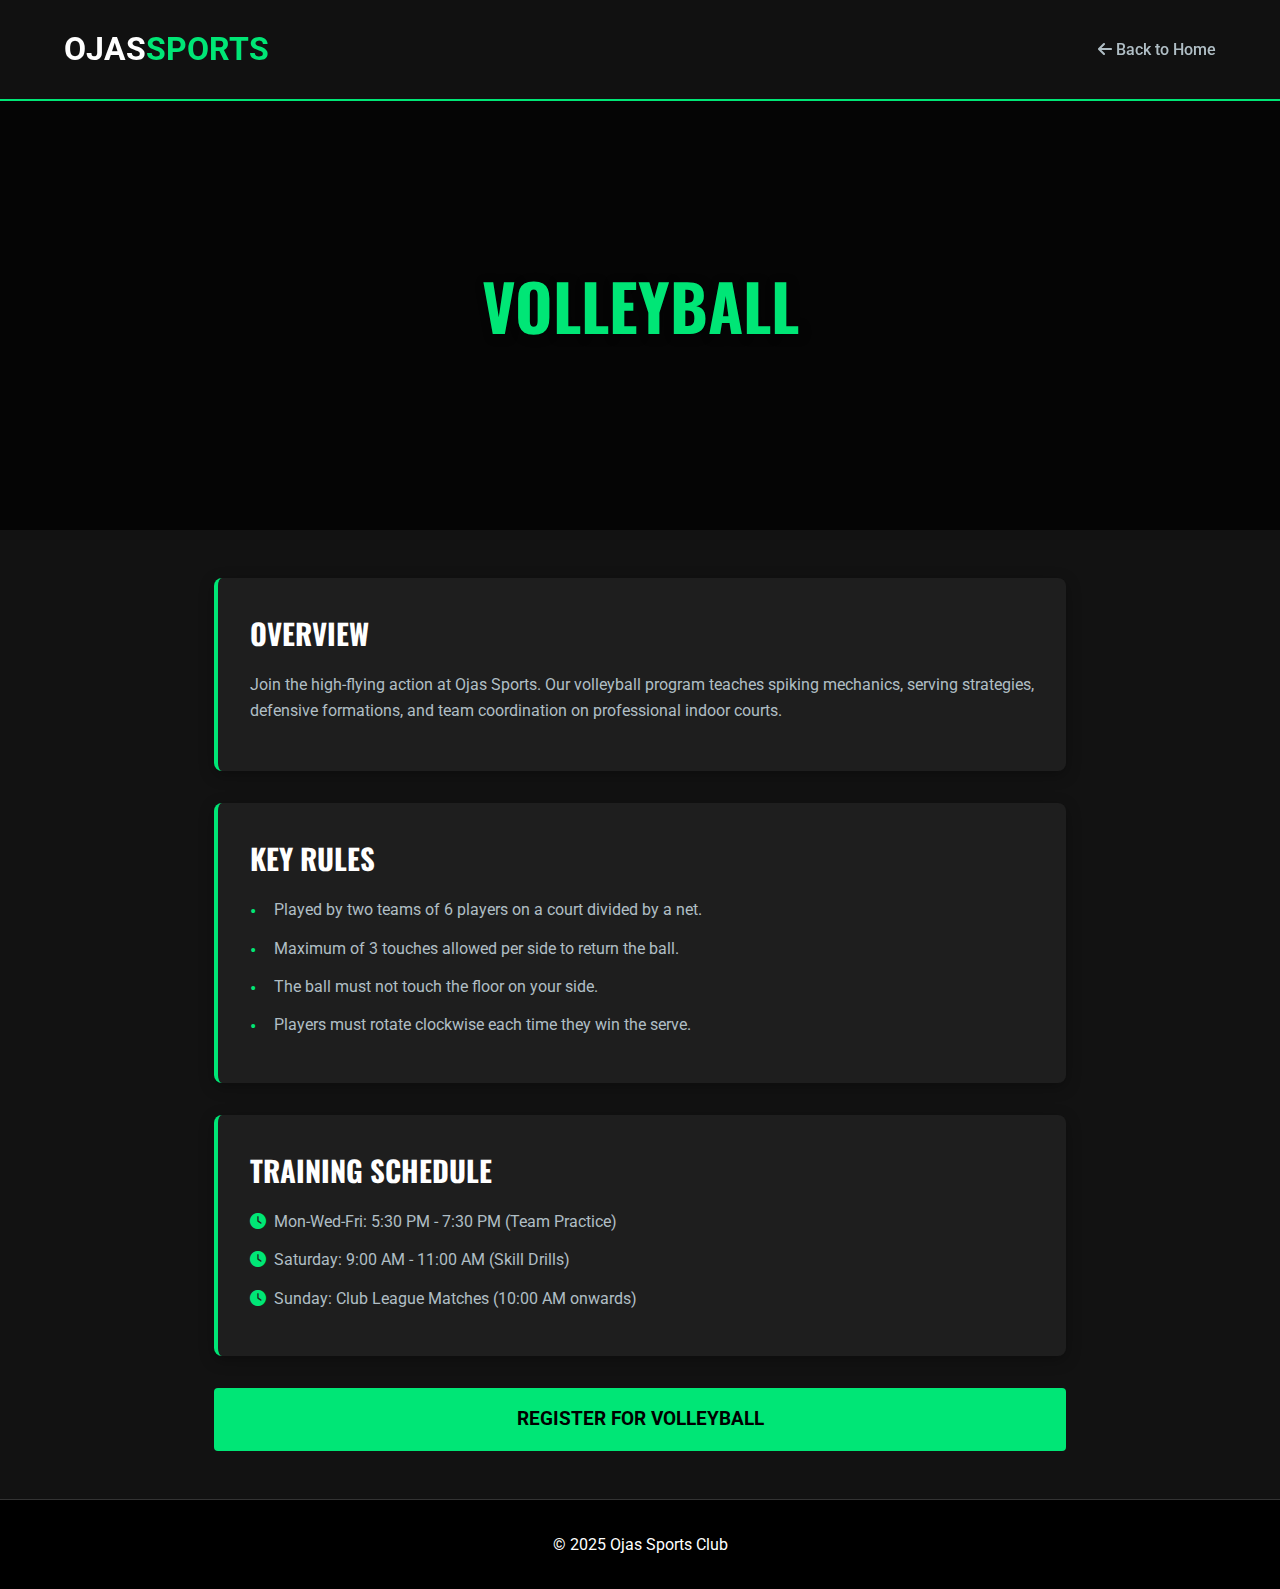
<file: Volleyball.html>
<!DOCTYPE html>
<html lang="en">
<head>
    <meta charset="UTF-8">
    <meta name="viewport" content="width=device-width, initial-scale=1.0">
    <title>Volleyball Details | Ojas Sports Club</title>
    <link rel="stylesheet" href="https://cdnjs.cloudflare.com/ajax/libs/font-awesome/6.4.0/css/all.min.css">
    <link href="https://fonts.googleapis.com/css2?family=Oswald:wght@400;700&family=Roboto:wght@300;400;700&display=swap" rel="stylesheet">
    
    <style>
        /* --- INTERNAL CSS --- */
        :root {
            --primary-color: #00e676; /* Neon Green */
            --secondary-color: #212121; /* Dark Grey */
            --text-light: #ffffff;
            --text-gray: #b0bec5;
            --bg-dark: #121212;
            --bg-card: #1e1e1e;
        }

        * { margin: 0; padding: 0; box-sizing: border-box; }

        body {
            font-family: 'Roboto', sans-serif;
            background-color: var(--bg-dark);
            color: var(--text-light);
            line-height: 1.6;
        }

        h1, h2, h3 { font-family: 'Oswald', sans-serif; text-transform: uppercase; }
        a { text-decoration: none; color: inherit; }

        /* Navigation */
        .navbar {
            display: flex;
            justify-content: space-between;
            align-items: center;
            padding: 1.5rem 5%;
            background-color: rgba(18, 18, 18, 0.95);
            position: fixed;
            width: 100%;
            top: 0;
            z-index: 1000;
            border-bottom: 2px solid var(--primary-color);
        }

        .logo { font-size: 2rem; font-weight: 700; color: var(--text-light); }
        .logo span { color: var(--primary-color); }

        .back-link {
            color: var(--text-gray);
            font-weight: 500;
            transition: 0.3s;
            cursor: pointer;
        }
        .back-link:hover { color: var(--primary-color); }

        /* Volleyball Specific Header */
        .volleyball-header {
            height: 50vh;
            /* Direct Image URL for Volleyball */
            background-image: url('https://images.unsplash.com/photo-1612872087720-bb876e2e67d1?ixlib=rb-1.2.1&auto=format&fit=crop&w=1350&q=80');
            background-size: cover;
            background-position: center;
            position: relative;
            display: flex;
            align-items: center;
            justify-content: center;
            margin-top: 80px;
        }

        .volleyball-header::before {
            content: '';
            position: absolute;
            top: 0; left: 0; right: 0; bottom: 0;
            background: rgba(0,0,0,0.7);
        }

        .game-title {
            position: relative;
            font-size: 4rem;
            color: var(--primary-color);
            z-index: 1;
            text-shadow: 2px 2px 10px rgba(0,0,0,0.5);
        }

        .container {
            max-width: 900px;
            margin: 0 auto;
            padding: 3rem 1.5rem;
        }

        .detail-card {
            background-color: var(--bg-card);
            border-radius: 8px;
            padding: 2rem;
            margin-bottom: 2rem;
            box-shadow: 0 4px 15px rgba(0,0,0,0.3);
            border-left: 4px solid var(--primary-color);
        }

        .detail-card h2 {
            margin-bottom: 1rem;
            color: var(--text-light);
            font-size: 1.8rem;
        }

        .detail-card p {
            color: var(--text-gray);
            margin-bottom: 1rem;
        }

        .rules-list, .schedule-list {
            list-style: none;
        }

        .rules-list li, .schedule-list li {
            margin-bottom: 0.8rem;
            padding-left: 1.5rem;
            position: relative;
            color: var(--text-gray);
        }

        .rules-list li::before {
            content: '•';
            color: var(--primary-color);
            position: absolute;
            left: 0;
            font-size: 1.2rem;
        }

        .schedule-list li::before {
            content: '\f017'; /* Clock icon */
            font-family: 'Font Awesome 5 Free';
            font-weight: 900;
            color: var(--primary-color);
            position: absolute;
            left: 0;
            font-size: 1rem;
        }

        .btn-register {
            display: block;
            width: 100%;
            padding: 1rem;
            background-color: var(--primary-color);
            color: #000;
            text-align: center;
            font-weight: bold;
            font-size: 1.2rem;
            border-radius: 4px;
            text-transform: uppercase;
            transition: 0.3s;
            margin-top: 2rem;
        }

        .btn-register:hover {
            background-color: #00b359;
            transform: translateY(-2px);
        }

        footer {
            background-color: #000;
            padding: 2rem;
            text-align: center;
            border-top: 1px solid #333;
            margin-top: auto;
        }

        @media (max-width: 768px) {
            .game-title { font-size: 2.5rem; }
            .volleyball-header { height: 40vh; }
        }
    </style>
</head>
<body>

    <!-- NAVBAR -->
    <nav class="navbar">
        <a href="index.html" class="logo">OJAS<span>SPORTS</span></a>
        <a href="index.html#games" class="back-link"><i class="fas fa-arrow-left"></i> Back to Home</a>
    </nav>

    <!-- VOLLEYBALL CONTENT -->
    <header class="volleyball-header">
        <h1 class="game-title">Volleyball</h1>
    </header>

    <div class="container">
        <!-- Description -->
        <div class="detail-card">
            <h2>Overview</h2>
            <p>Join the high-flying action at Ojas Sports. Our volleyball program teaches spiking mechanics, serving strategies, defensive formations, and team coordination on professional indoor courts.</p>
        </div>

        <!-- Rules -->
        <div class="detail-card">
            <h2>Key Rules</h2>
            <ul class="rules-list">
                <li>Played by two teams of 6 players on a court divided by a net.</li>
                <li>Maximum of 3 touches allowed per side to return the ball.</li>
                <li>The ball must not touch the floor on your side.</li>
                <li>Players must rotate clockwise each time they win the serve.</li>
            </ul>
        </div>

        <!-- Schedule -->
        <div class="detail-card">
            <h2>Training Schedule</h2>
            <ul class="schedule-list">
                <li>Mon-Wed-Fri: 5:30 PM - 7:30 PM (Team Practice)</li>
                <li>Saturday: 9:00 AM - 11:00 AM (Skill Drills)</li>
                <li>Sunday: Club League Matches (10:00 AM onwards)</li>
            </ul>
        </div>

        <!-- Register Button -->
        <a href="index.html#register" class="btn-register">Register for Volleyball</a>
    </div>

    <!-- FOOTER -->
    <footer>
        <p>&copy; 2025 Ojas Sports Club</p>
    </footer>

</body>
</html>
</file>
